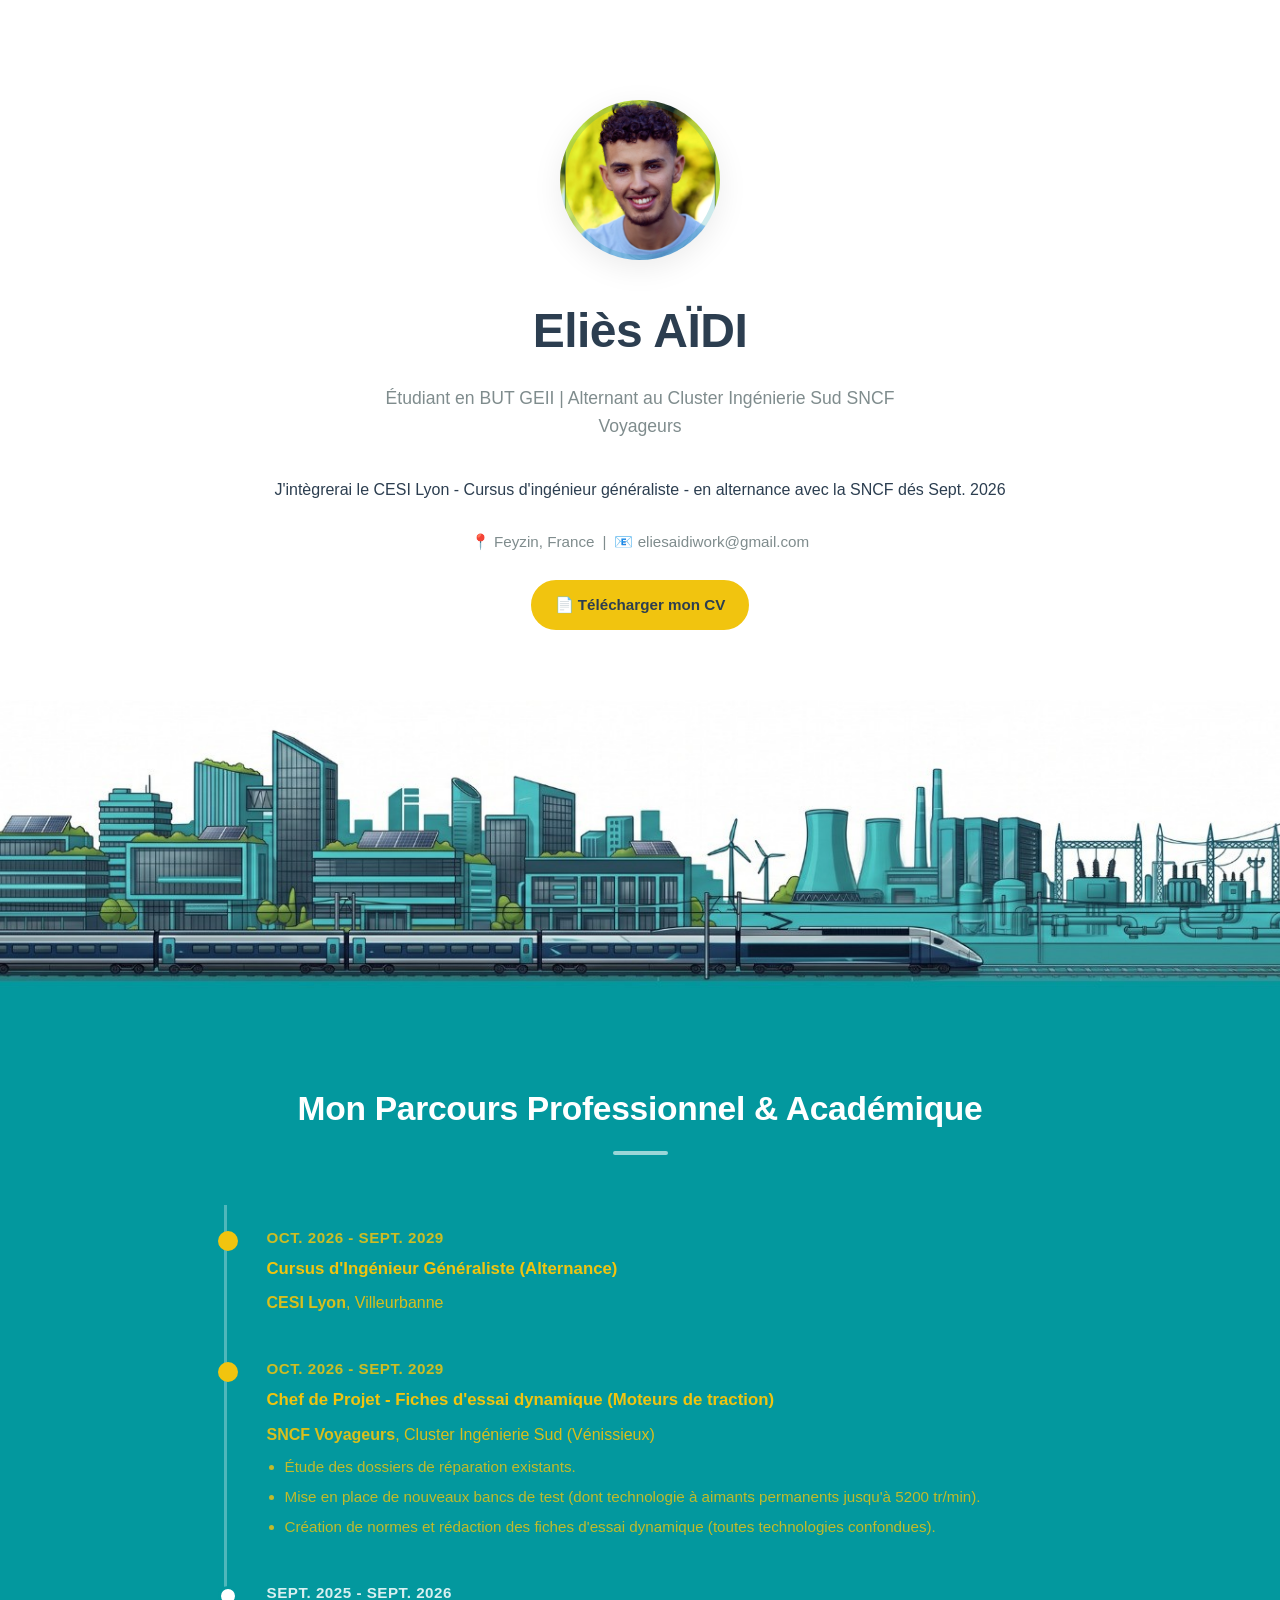
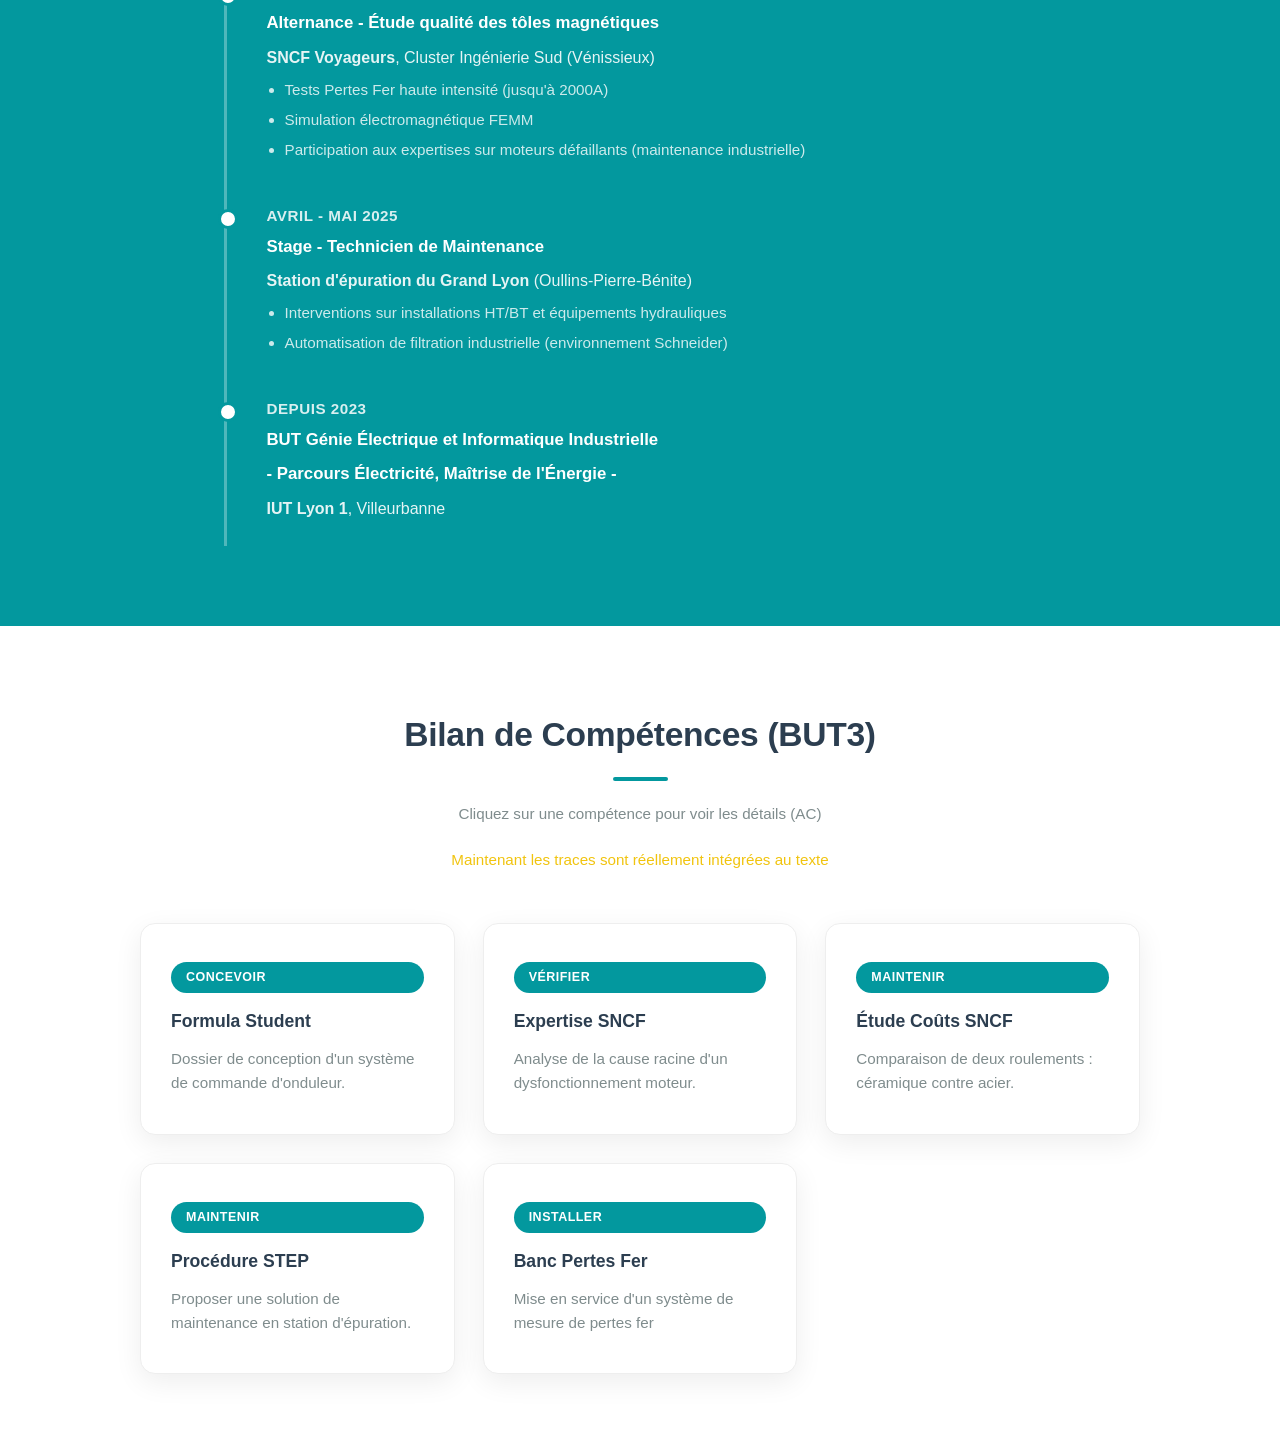
<file: index.html>
<!DOCTYPE html>
<html lang="fr">
<head>
    <meta charset="UTF-8">
    <meta name="viewport" content="width=device-width, initial-scale=1.0">
    <title>Portfolio - Eliès AÏDI</title>
    <link rel="stylesheet" href="style.css">
</head>
<body>

    <header class="accueil">
        <div class="container contenu-accueil">
            <div class="photo-profil"></div> 
            <h1>Eliès AÏDI</h1>
            <h2>Étudiant en BUT GEII | Alternant au Cluster Ingénierie Sud SNCF Voyageurs</h2>
            <p>J'intègrerai le CESI Lyon - Cursus d'ingénieur généraliste - en alternance avec la SNCF dés Sept. 2026</p>
            <div class="contact-rapide">
                <span>📍 Feyzin, France</span> | 
                <span>📧 eliesaidiwork@gmail.com</span>
            </div>
	    <div class="cv-download">
                <a href="CV_Elies_AIDI.pdf" target="_blank" download class="btn-cv">📄 Télécharger mon CV</a>
            </div> 
    </header>

    <div class="skyline-divider"></div>

    <section class="section-bleue">
        <div class="container">
            <h2 class="titre-section">Mon Parcours Professionnel & Académique</h2>
<div class="timeline">
                
		<!-- NOUVELLES AMÉLIORATIONS SURLIGNÉES EN JAUNE -->
                <div class="timeline-item nouveau-jaune">
                    <div class="date">Oct. 2026 - Sept. 2029</div>
                    <div class="content">
                        <h3>Cursus d'Ingénieur Généraliste (Alternance)</h3>
                        <p><strong>CESI Lyon</strong>, Villeurbanne</p>
                    </div>
                </div>

                <div class="timeline-item nouveau-jaune">
                    <div class="date">Oct. 2026 - Sept. 2029</div>
                    <div class="content">
                        <h3>Chef de Projet - Fiches d'essai dynamique (Moteurs de traction)</h3>
                        <p><strong>SNCF Voyageurs</strong>, Cluster Ingénierie Sud (Vénissieux)</p>
                        <ul>
                            <li>Étude des dossiers de réparation existants.</li>
                            <li>Mise en place de nouveaux bancs de test (dont technologie à aimants permanents jusqu'à 5200 tr/min).</li>
                            <li>Création de normes et rédaction des fiches d'essai dynamique (toutes technologies confondues).</li>
                        </ul>
                    </div>
                </div>
                <!-- FIN DES NOUVELLES AMÉLIORATIONS -->

                <div class="timeline-item">
                    <div class="date">Sept. 2025 - Sept. 2026</div>
                    <div class="content">
                        <h3>Alternance - Étude qualité des tôles magnétiques</h3>
                        <p><strong>SNCF Voyageurs</strong>, Cluster Ingénierie Sud (Vénissieux)</p>
                        <ul>
                            <li>Tests Pertes Fer haute intensité (jusqu'à 2000A)</li>
                            <li>Simulation électromagnétique FEMM</li>
                            <li>Participation aux expertises sur moteurs défaillants (maintenance industrielle)</li>
                        </ul>
                    </div>
                </div>

                <div class="timeline-item">
                    <div class="date">Avril - Mai 2025</div>
                    <div class="content">
                        <h3>Stage - Technicien de Maintenance</h3>
                        <p><strong>Station d'épuration du Grand Lyon</strong> (Oullins-Pierre-Bénite)</p>
                        <ul>
                            <li>Interventions sur installations HT/BT et équipements hydrauliques</li>
                            <li>Automatisation de filtration industrielle (environnement Schneider)</li>
                        </ul>
                    </div>
                </div>

<mark>
                <div class="timeline-item">
                    <div class="date">Depuis 2023</div>
                    <div class="content">
                        <h3>BUT Génie Électrique et Informatique Industrielle</h3> 
			            <h3>- Parcours Électricité, Maîtrise de l'Énergie -</h3>
                        <p><strong>IUT Lyon 1</strong>, Villeurbanne</p>
                    </div>
                </div>

            </div> <!-- FIN DE LA TIMELINE -->
        </div> <!-- FIN DU CONTAINER -->
    </section> <!-- FIN DE LA SECTION BLEUE (C'est ce qui séparera bien les deux couleurs) -->

    <section class="section-blanche">
        <div class="container">
            <h2 class="titre-section">Bilan de Compétences (BUT3)</h2>
            <p class="sous-titre">Cliquez sur une compétence pour voir les détails (AC)</p>
 	    <p class="sous-titre1">Maintenant les traces sont réellement intégrées au texte</p>

            
            <div class="grille-projets">
		        <a href="formula-student.html" style="text-decoration: none; color: inherit;">
                	<div class="carte-projet">
                    		<span class="badge">Concevoir</span>
                    		<h3>Formula Student</h3>
                    		<p>Dossier de conception d'un système de commande d'onduleur.</p>
                	</div>
		        </a>

		        <a href="verifier-sncf.html" style="text-decoration: none; color: inherit;">
                	<div class="carte-projet">
                    		<span class="badge">Vérifier</span>
                    		<h3>Expertise SNCF</h3>
                   		    <p>Analyse de la cause racine d'un dysfonctionnement moteur.</p>
                	</div>
		        </a>

		        <a href="maintenir-couts.html" style="text-decoration: none; color: inherit;">
                	<div class="carte-projet">
                    		<span class="badge">Maintenir</span>
                    		<h3>Étude Coûts SNCF</h3>
                    		<p>Comparaison de deux roulements :</p>
				<p>céramique contre acier.</p>
                    </div> <!-- La fermeture du bloc était mal placée ici -->
		        </a>

		        <a href="maintenir-step.html" style="text-decoration: none; color: inherit;">
                	<div class="carte-projet">
                    		<span class="badge">Maintenir</span>
                    		<h3>Procédure STEP</h3>
                    		<p>Proposer une solution de maintenance en station d'épuration.</p>
                	</div>
		        </a>

		        <a href="installer-sncf.html" style="text-decoration: none; color: inherit;">
                	<div class="carte-projet">
                    		<span class="badge">Installer</span>
                    		<h3>Banc Pertes Fer</h3>
                    		<p>Mise en service d'un système de mesure de pertes fer</p>
                	</div>
		        </a>
            </div>
        </div>
    </section>
</mark>

</body>
</html>
</file>
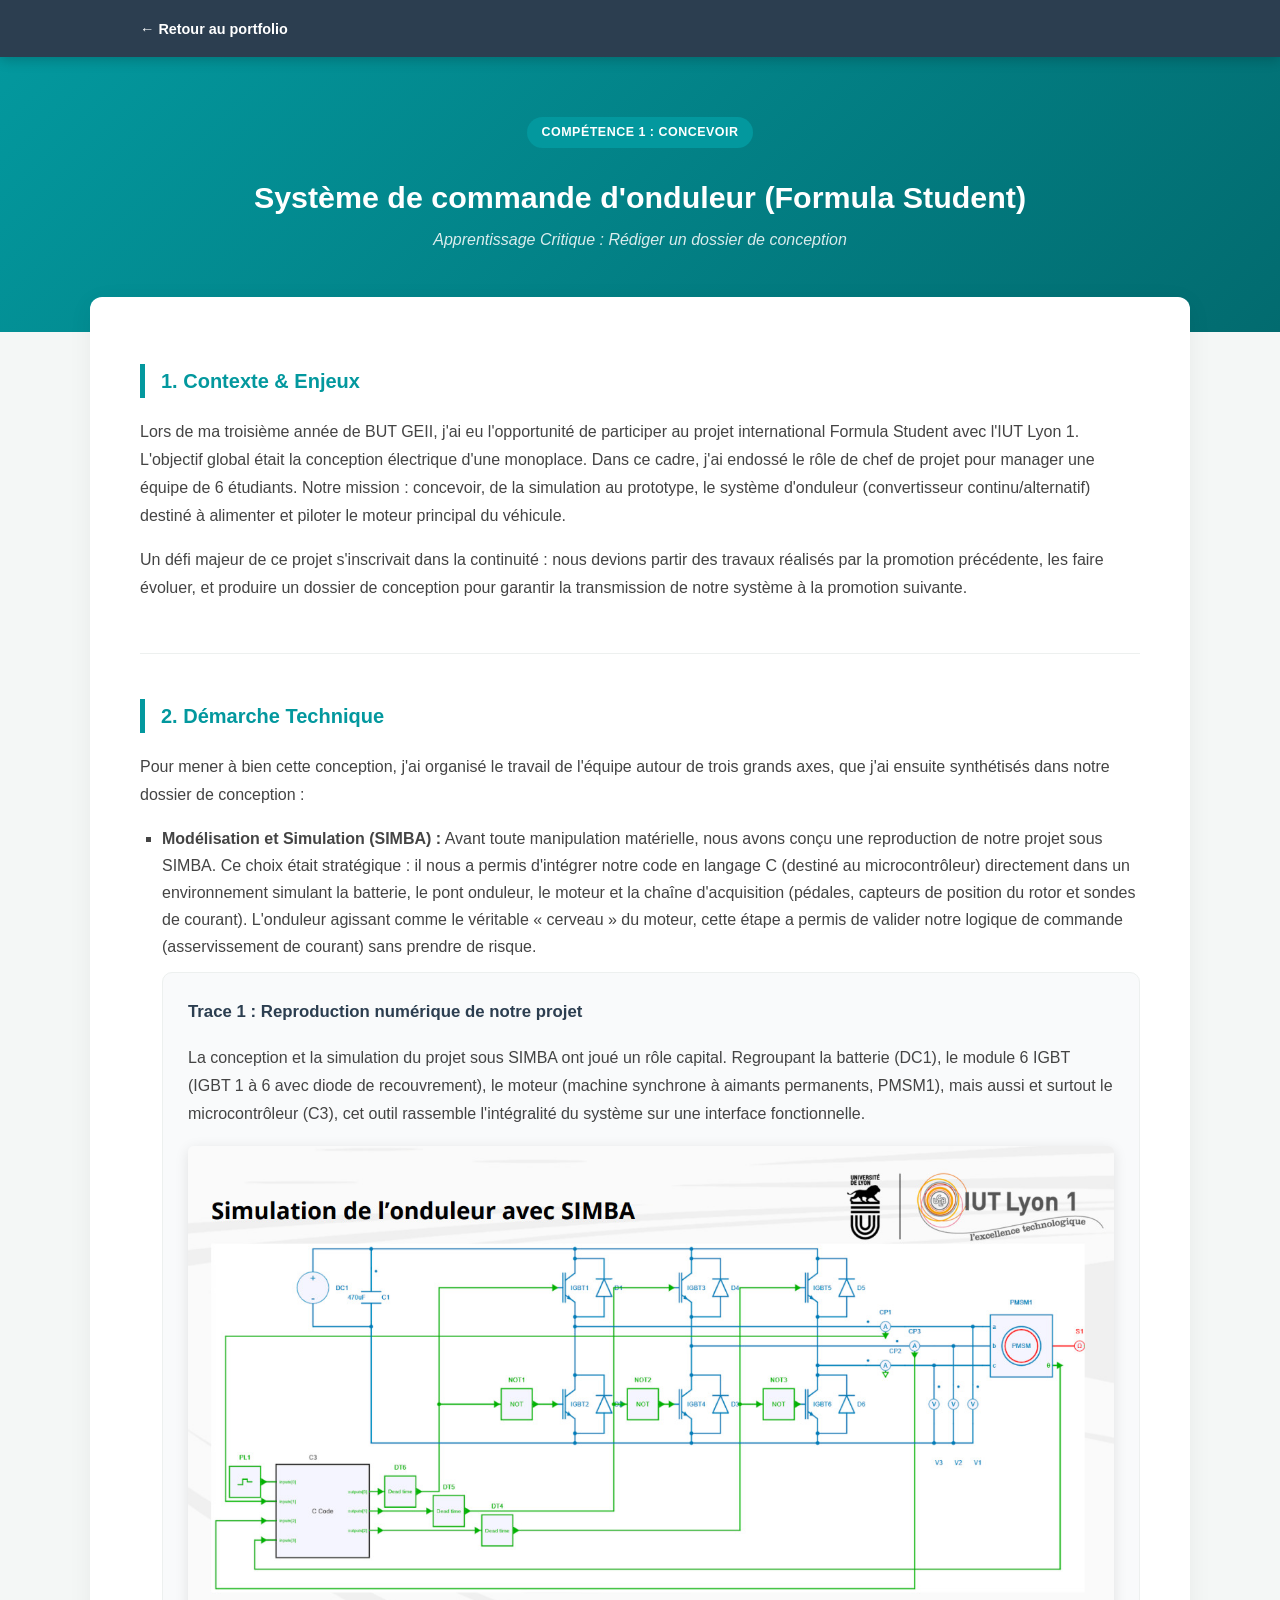
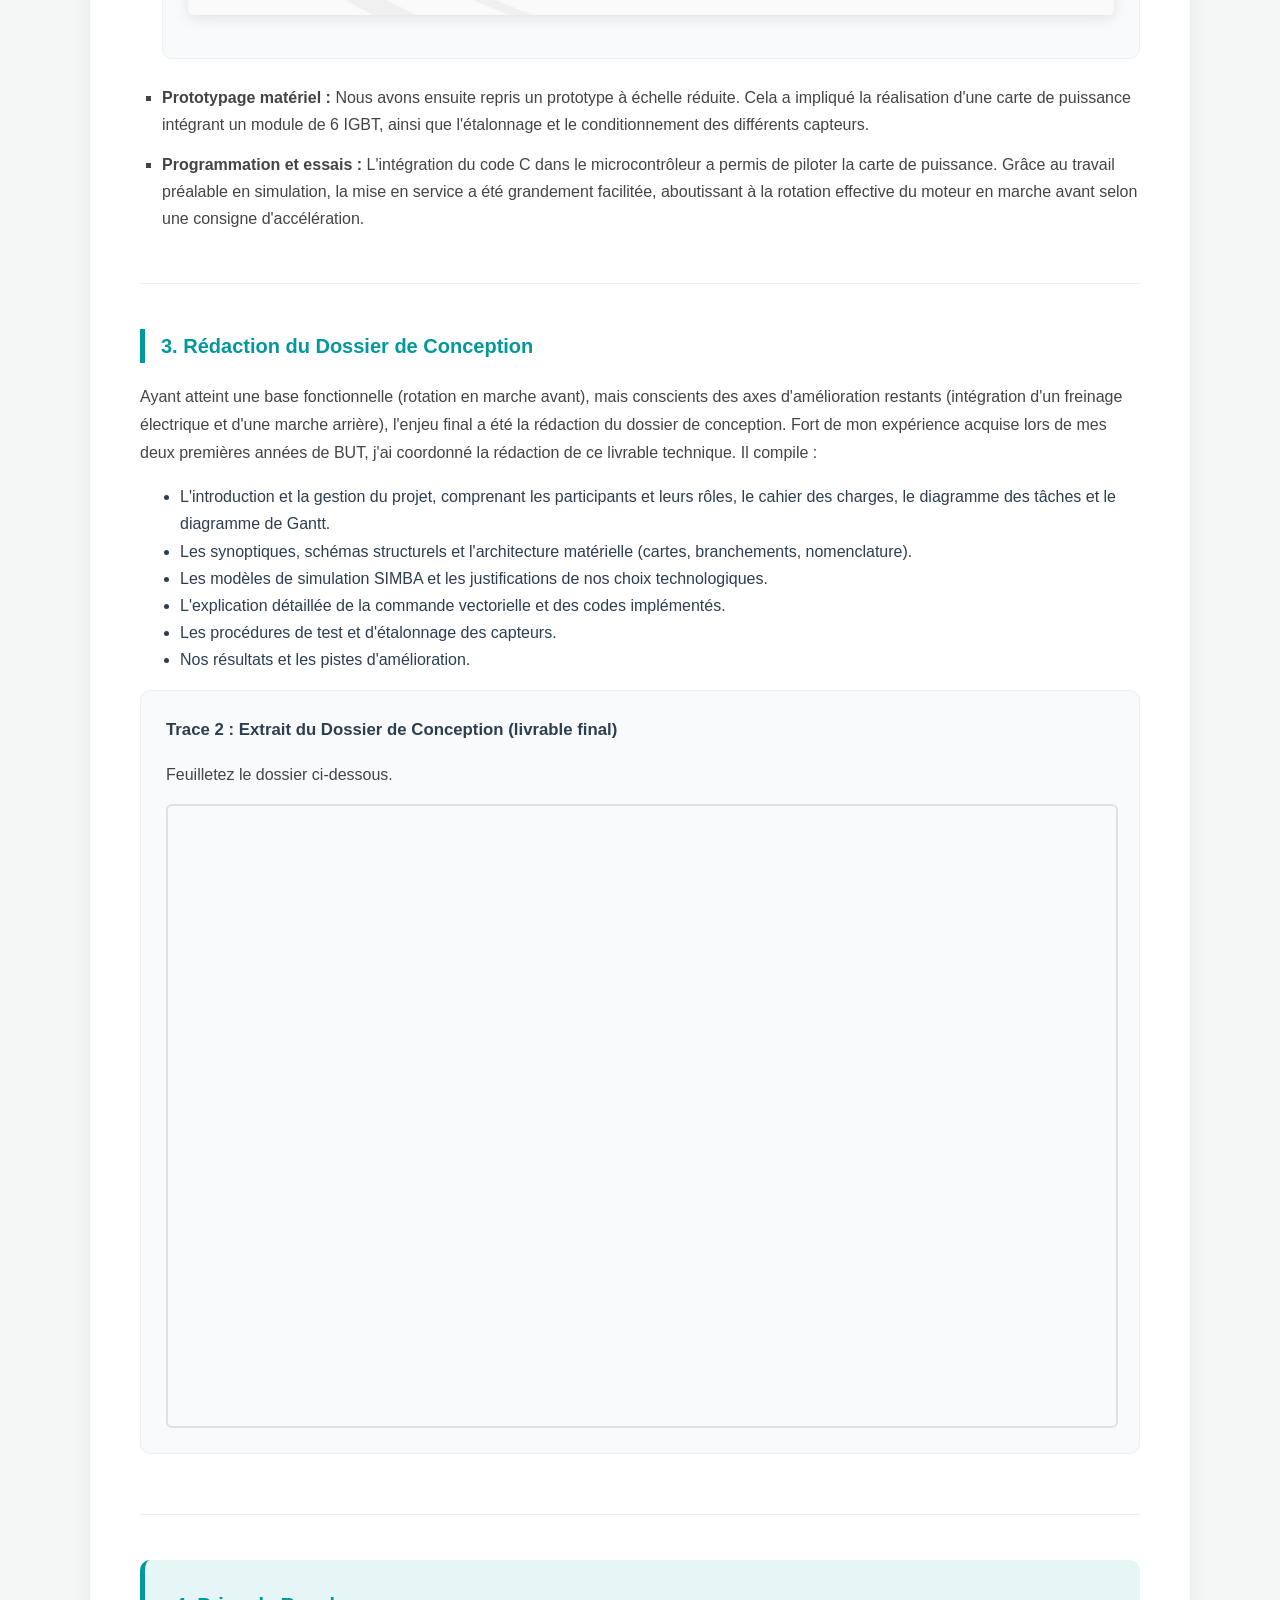
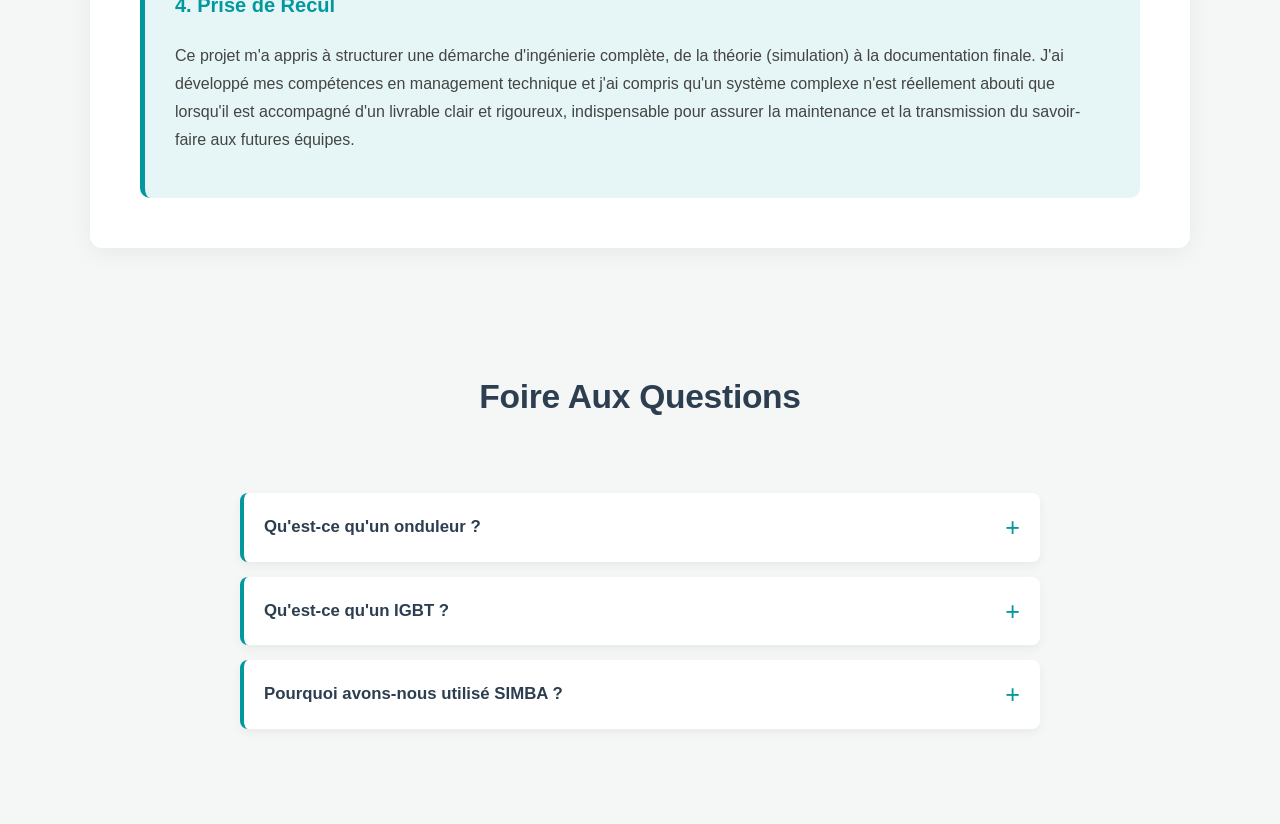
<file: formula-student.html>
<!DOCTYPE html>
<html lang="fr">
<head>
    <meta charset="UTF-8">
    <meta name="viewport" content="width=device-width, initial-scale=1.0">
    <title>Concevoir - Formula Student | Portfolio Eliès AÏDI</title>
    <link rel="stylesheet" href="style.css">
</head>
<body class="page-competence">

    <div class="navigation-top">
        <div class="container">
            <a href="index.html" class="btn-retour">← Retour au portfolio</a>
        </div>
    </div>

    <header class="header-competence">
        <div class="container">
            <span class="badge">Compétence 1 : Concevoir</span>
            <h1>Système de commande d'onduleur (Formula Student)</h1>
            <p class="ac-titre">Apprentissage Critique : Rédiger un dossier de conception</p>
        </div>
    </header>

    <div class="container contenu-cdtr">

        <section class="bloc-cdtr bloc-contexte">
            <h2>1. Contexte &amp; Enjeux</h2>
            <p>Lors de ma troisième année de BUT GEII, j'ai eu l'opportunité de participer au projet international Formula Student avec l'IUT Lyon 1. L'objectif global était la conception électrique d'une monoplace. Dans ce cadre, j'ai endossé le rôle de chef de projet pour manager une équipe de 6 étudiants. Notre mission : concevoir, de la simulation au prototype, le système d'onduleur (convertisseur continu/alternatif) destiné à alimenter et piloter le moteur principal du véhicule.</p>
            <p>Un défi majeur de ce projet s'inscrivait dans la continuité : nous devions partir des travaux réalisés par la promotion précédente, les faire évoluer, et produire un dossier de conception pour garantir la transmission de notre système à la promotion suivante.</p>
        </section>

        <section class="bloc-cdtr bloc-demarche">
            <h2>2. Démarche Technique</h2>
            <p>Pour mener à bien cette conception, j'ai organisé le travail de l'équipe autour de trois grands axes, que j'ai ensuite synthétisés dans notre dossier de conception :</p>
            <ul>
                <li><strong>Modélisation et Simulation (SIMBA) :</strong> Avant toute manipulation matérielle, nous avons conçu une reproduction de notre projet sous SIMBA. Ce choix était stratégique : il nous a permis d'intégrer notre code en langage C (destiné au microcontrôleur) directement dans un environnement simulant la batterie, le pont onduleur, le moteur et la chaîne d'acquisition (pédales, capteurs de position du rotor et sondes de courant). L'onduleur agissant comme le véritable « cerveau » du moteur, cette étape a permis de valider notre logique de commande (asservissement de courant) sans prendre de risque.</li>

 	   <div class="trace-item">
                <h3>Trace 1 : Reproduction numérique de notre projet</h3>
                <p>La conception et la simulation du projet sous SIMBA ont joué un rôle capital. Regroupant la batterie (DC1), le module 6 IGBT (IGBT 1 à 6 avec diode de recouvrement), le moteur (machine synchrone à aimants permanents, PMSM1), mais aussi et surtout le microcontrôleur (C3), cet outil rassemble l'intégralité du système sur une interface fonctionnelle.</p>
                <img src="simba.jpg" alt="Capture d'écran de la simulation SIMBA" class="image-trace">
            </div>

                <li><strong>Prototypage matériel :</strong> Nous avons ensuite repris un prototype à échelle réduite. Cela a impliqué la réalisation d'une carte de puissance intégrant un module de 6 IGBT, ainsi que l'étalonnage et le conditionnement des différents capteurs.</li>
                <li><strong>Programmation et essais :</strong> L'intégration du code C dans le microcontrôleur a permis de piloter la carte de puissance. Grâce au travail préalable en simulation, la mise en service a été grandement facilitée, aboutissant à la rotation effective du moteur en marche avant selon une consigne d'accélération.</li>
            </ul>
        </section>

        <section class="bloc-cdtr bloc-aboutissement">
            <h2>3. Rédaction du Dossier de Conception</h2>
            <p>Ayant atteint une base fonctionnelle (rotation en marche avant), mais conscients des axes d'amélioration restants (intégration d'un freinage électrique et d'une marche arrière), l'enjeu final a été la rédaction du dossier de conception. Fort de mon expérience acquise lors de mes deux premières années de BUT, j'ai coordonné la rédaction de ce livrable technique. Il compile :</p>
            <ul>
                <li>L'introduction et la gestion du projet, comprenant les participants et leurs rôles, le cahier des charges, le diagramme des tâches et le diagramme de Gantt.</li>
                <li>Les synoptiques, schémas structurels et l'architecture matérielle (cartes, branchements, nomenclature).</li>
                <li>Les modèles de simulation SIMBA et les justifications de nos choix technologiques.</li>
                <li>L'explication détaillée de la commande vectorielle et des codes implémentés.</li>
                <li>Les procédures de test et d'étalonnage des capteurs.</li>
                <li>Nos résultats et les pistes d'amélioration.</li>
            </ul>          

            <div class="trace-item">
                <h3>Trace 2 : Extrait du Dossier de Conception (livrable final)</h3>
                <p>Feuilletez le dossier ci-dessous.</p>
                <iframe src="dossier_conception.pdf" class="lecteur-pdf" title="Dossier de conception Formula Student"></iframe>
            </div>
        </section>

        <section class="bloc-cdtr bloc-recul">
            <h2>4. Prise de Recul</h2>
            <p>Ce projet m'a appris à structurer une démarche d'ingénierie complète, de la théorie (simulation) à la documentation finale. J'ai développé mes compétences en management technique et j'ai compris qu'un système complexe n'est réellement abouti que lorsqu'il est accompagné d'un livrable clair et rigoureux, indispensable pour assurer la maintenance et la transmission du savoir-faire aux futures équipes.</p>
        </section>

    </div>

</body>
  <section class="section-faq">
        <div class="container">
            <h2 class="titre-section">Foire Aux Questions</h2>
            
            <div class="faq-conteneur">
                
                <details class="faq-item">
                    <summary>Qu'est-ce qu'un onduleur ?</summary>
                    <div class="faq-reponse">
                        <p>Un onduleur est une technologie très utilisée dans le secteur de la mobilité, mais pas seulement : c'est un convertisseur de puissance transformant une alimentation continue en triphasée alternative. Ainsi, il permet par exemple d'alimenter un moteur à courant alternatif depuis une batterie. </p>
                    </div>
                </details>

                <details class="faq-item">
                    <summary>Qu'est-ce qu'un IGBT ?</summary>
                    <div class="faq-reponse">
                        <p>Insulated Gate Bipolar Transistor : en électronique de puissance, c'est un semi-conducteur idéal pour les systèmes à haute puissance, il a la fonction d'un interrupteur commandé. </p>
                    </div>
                </details>
</details>

                <details class="faq-item">
                    <summary>Pourquoi avons-nous utilisé SIMBA ?</summary>
                    <div class="faq-reponse">
                        <p>Il est vrai que nous aurions aussi pu utiliser Matlab avec Simulink, logiciel auquel nous sommes formés. Mais SIMBA était un choix à la fois pertinent car il nous a permis de simuler notre projet efficacement, mais aussi stratégique car nous étudions ce logiciel en classe d'électronique de puissance au même moment.</p>
                    </div>
                </details>
            </div>
        </div>
    </section>
</html>
</file>
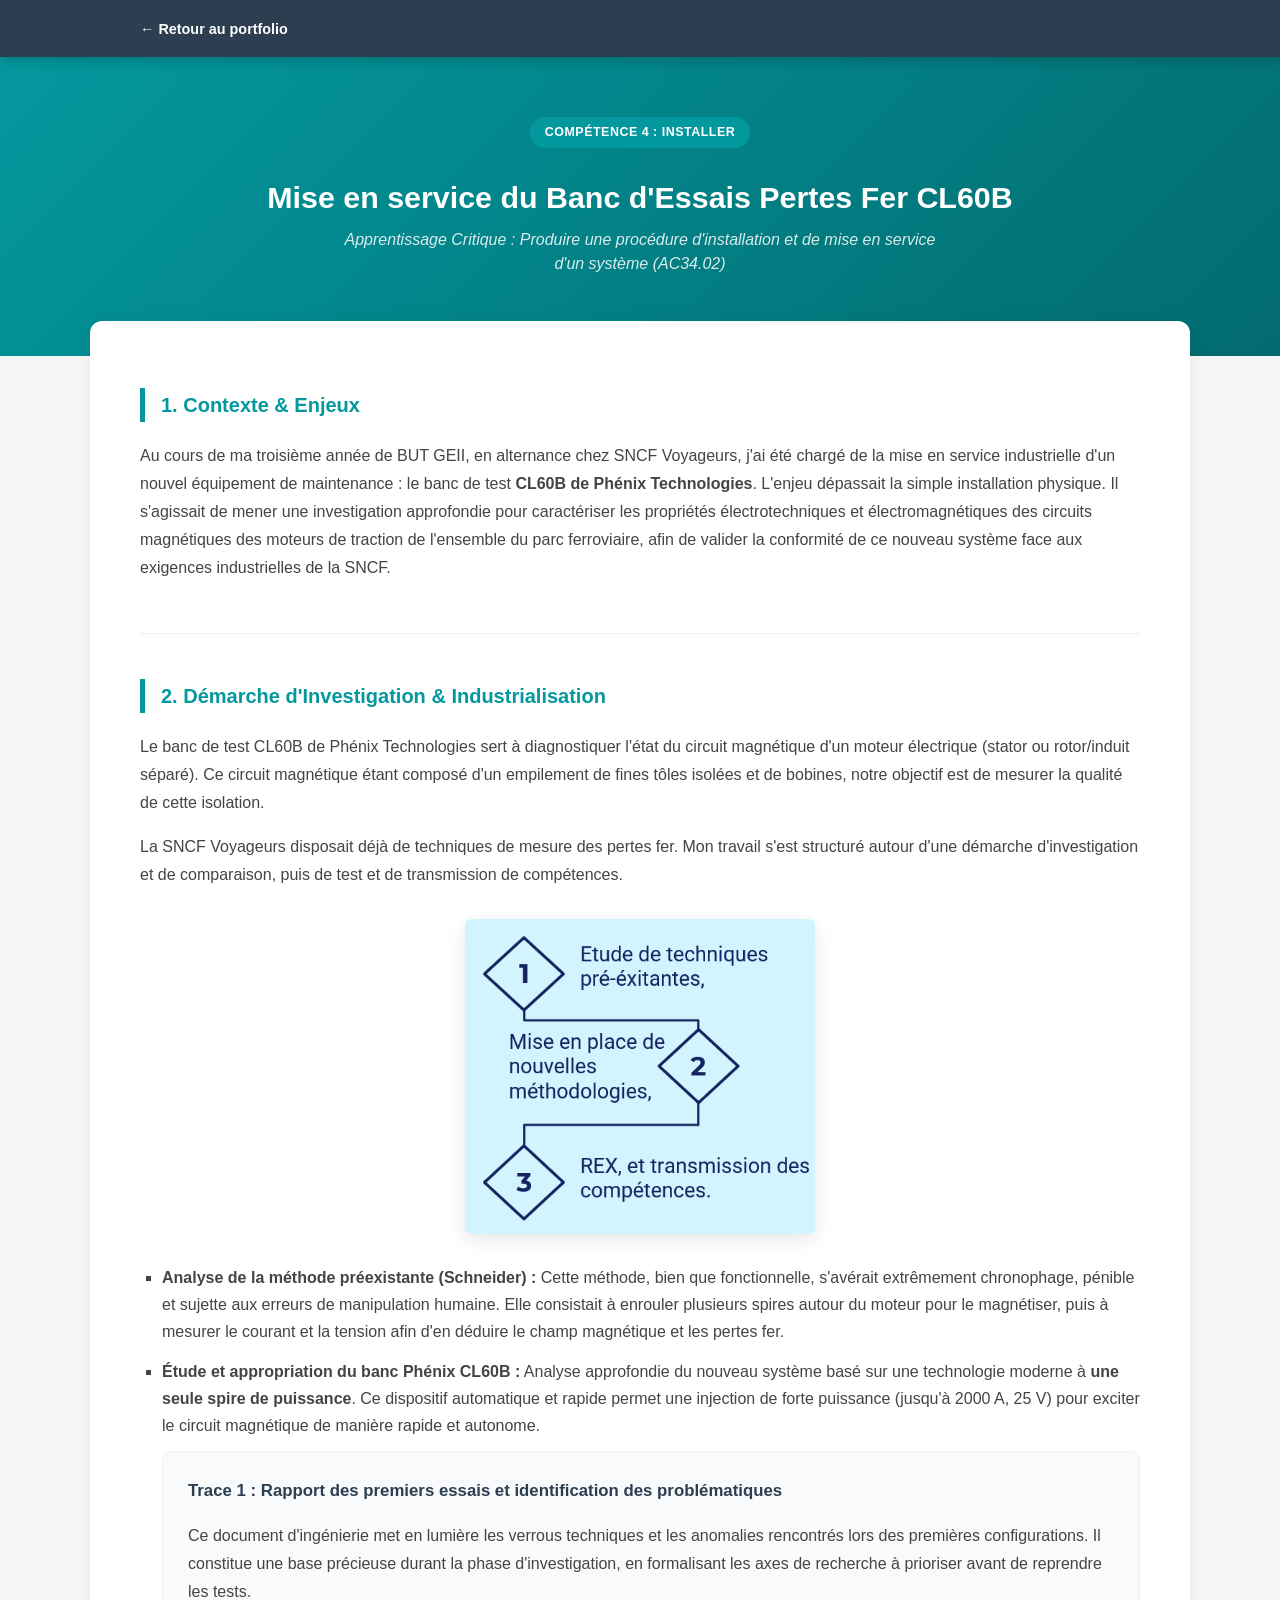
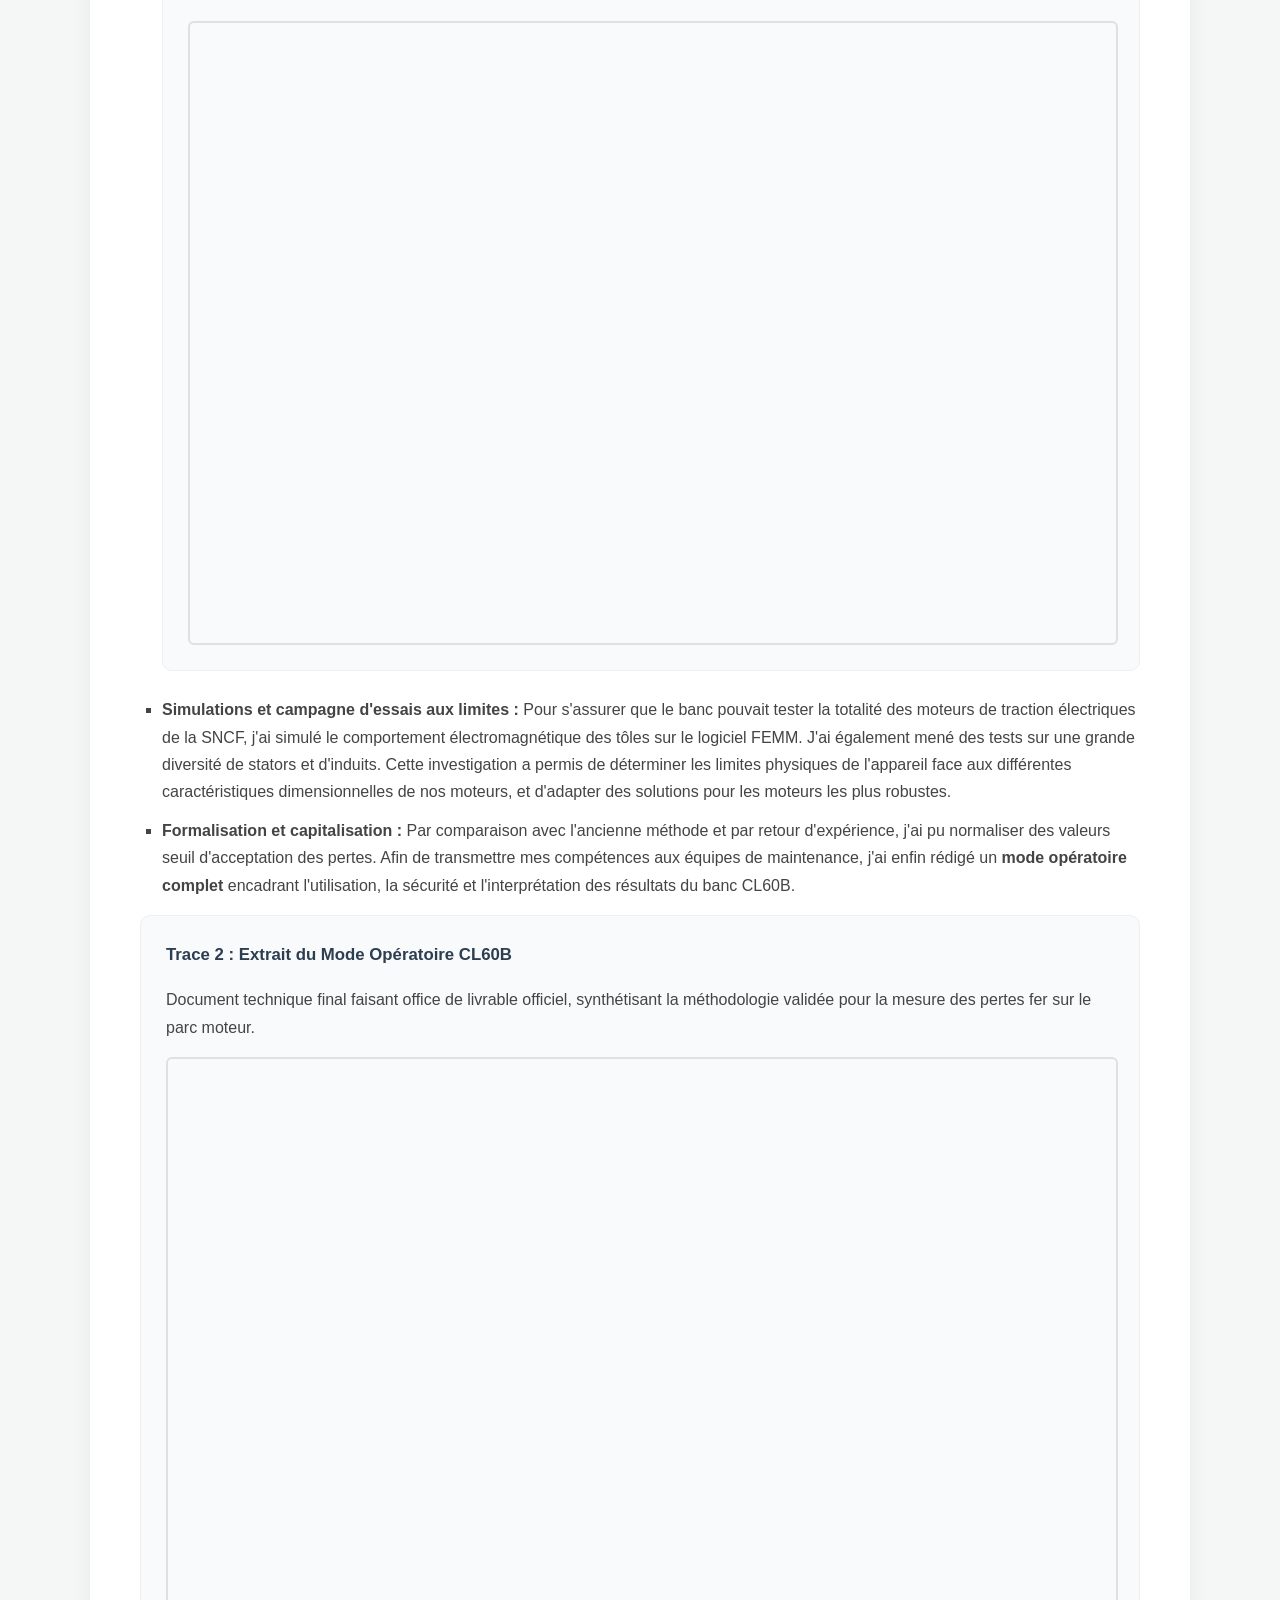
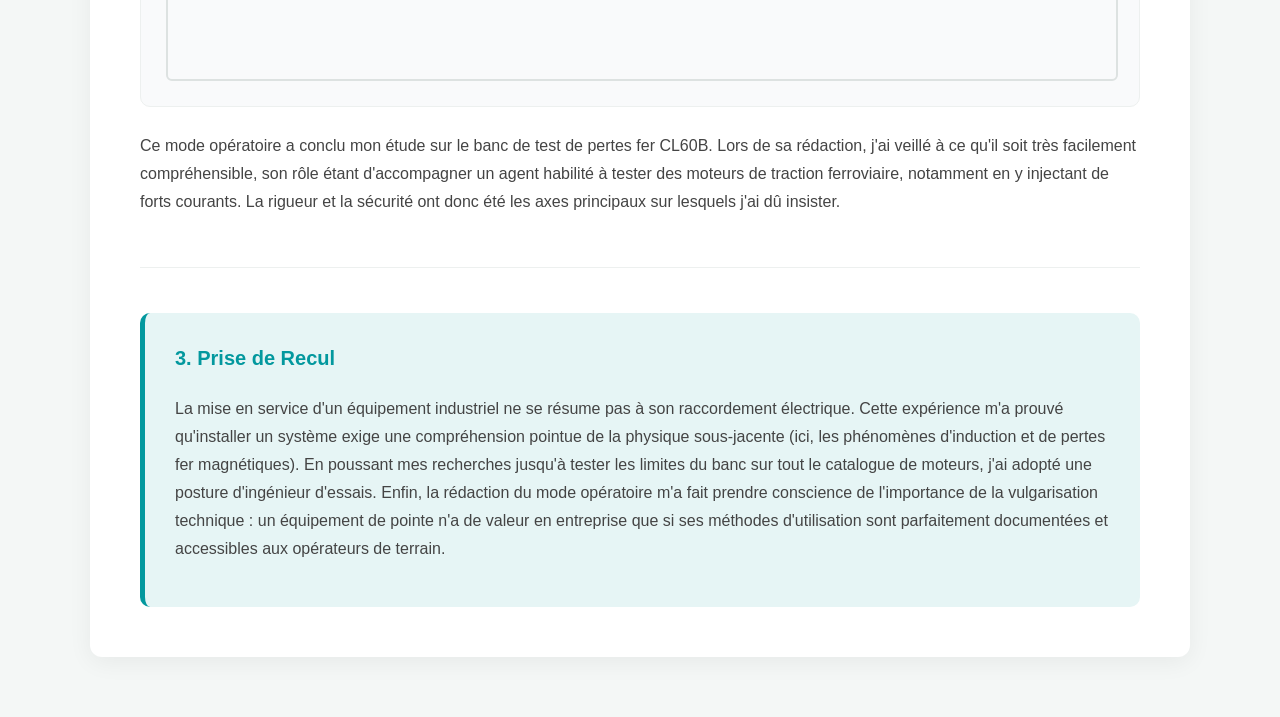
<file: installer-sncf.html>
<!DOCTYPE html>
<html lang="fr">
<head>
    <meta charset="UTF-8">
    <meta name="viewport" content="width=device-width, initial-scale=1.0">
    <title>Installer - Banc Pertes Fer SNCF | Portfolio Eliès AÏDI</title>
    <link rel="stylesheet" href="style.css">
</head>
<body class="page-competence">

    <div class="navigation-top">
        <div class="container">
            <a href="index.html" class="btn-retour">← Retour au portfolio</a>
        </div>
    </div>

    <header class="header-competence">
        <div class="container">
            <span class="badge">Compétence 4 : Installer</span>
            <h1>Mise en service du Banc d'Essais Pertes Fer CL60B</h1>
            <p class="ac-titre">Apprentissage Critique : Produire une procédure d'installation et de mise en service d'un système (AC34.02)</p>
        </div>
    </header>

    <div class="container contenu-cdtr">

        <section class="bloc-cdtr bloc-contexte">
            <h2>1. Contexte &amp; Enjeux</h2>
            <p>Au cours de ma troisième année de BUT GEII, en alternance chez SNCF Voyageurs, j'ai été chargé de la mise en service industrielle d'un nouvel équipement de maintenance : le banc de test <strong>CL60B de Phénix Technologies</strong>. L'enjeu dépassait la simple installation physique. Il s'agissait de mener une investigation approfondie pour caractériser les propriétés électrotechniques et électromagnétiques des circuits magnétiques des moteurs de traction de l'ensemble du parc ferroviaire, afin de valider la conformité de ce nouveau système face aux exigences industrielles de la SNCF.</p>
        </section>

        <section class="bloc-cdtr bloc-demarche">
            <h2>2. Démarche d'Investigation &amp; Industrialisation</h2>
            <p>Le banc de test CL60B de Phénix Technologies sert à diagnostiquer l'état du circuit magnétique d'un moteur électrique (stator ou rotor/induit séparé). Ce circuit magnétique étant composé d'un empilement de fines tôles isolées et de bobines, notre objectif est de mesurer la qualité de cette isolation.</p>
            <p>La SNCF Voyageurs disposait déjà de techniques de mesure des pertes fer. Mon travail s'est structuré autour d'une démarche d'investigation et de comparaison, puis de test et de transmission de compétences.</p>

            <img src="Etudier-Agir-transmettre.png" alt="Schéma Étudier – Agir – Transmettre" class="image-contexte-inline">

            <ul>
                <li><strong>Analyse de la méthode préexistante (Schneider) :</strong> Cette méthode, bien que fonctionnelle, s'avérait extrêmement chronophage, pénible et sujette aux erreurs de manipulation humaine. Elle consistait à enrouler plusieurs spires autour du moteur pour le magnétiser, puis à mesurer le courant et la tension afin d'en déduire le champ magnétique et les pertes fer.</li>
                <li><strong>Étude et appropriation du banc Phénix CL60B :</strong> Analyse approfondie du nouveau système basé sur une technologie moderne à <strong>une seule spire de puissance</strong>. Ce dispositif automatique et rapide permet une injection de forte puissance (jusqu'à 2000 A, 25 V) pour exciter le circuit magnétique de manière rapide et autonome.</li>
            <div class="trace-item">
                <h3>Trace 1 : Rapport des premiers essais et identification des problématiques</h3>
                <p>Ce document d'ingénierie met en lumière les verrous techniques et les anomalies rencontrés lors des premières configurations. Il constitue une base précieuse durant la phase d'investigation, en formalisant les axes de recherche à prioriser avant de reprendre les tests.</p>
                <iframe src="PremiersEssaisPhénix.pdf" class="lecteur-pdf" title="Rapport Premiers Essais Phénix"></iframe>
            </div>
                <li><strong>Simulations et campagne d'essais aux limites :</strong> Pour s'assurer que le banc pouvait tester la totalité des moteurs de traction électriques de la SNCF, j'ai simulé le comportement électromagnétique des tôles sur le logiciel FEMM. J'ai également mené des tests sur une grande diversité de stators et d'induits. Cette investigation a permis de déterminer les limites physiques de l'appareil face aux différentes caractéristiques dimensionnelles de nos moteurs, et d'adapter des solutions pour les moteurs les plus robustes.</li>
                <li><strong>Formalisation et capitalisation :</strong> Par comparaison avec l'ancienne méthode et par retour d'expérience, j'ai pu normaliser des valeurs seuil d'acceptation des pertes. Afin de transmettre mes compétences aux équipes de maintenance, j'ai enfin rédigé un <strong>mode opératoire complet</strong> encadrant l'utilisation, la sécurité et l'interprétation des résultats du banc CL60B.</li>
            </ul>
            <div class="trace-item">
                <h3>Trace 2 : Extrait du Mode Opératoire CL60B</h3>
                <p>Document technique final faisant office de livrable officiel, synthétisant la méthodologie validée pour la mesure des pertes fer sur le parc moteur.</p>
                <iframe src="Mode_operatoire_CL60B.pdf" class="lecteur-pdf" title="Mode opératoire Phénix CL60B"></iframe>
            </div>
            <p>Ce mode opératoire a conclu mon étude sur le banc de test de pertes fer CL60B. Lors de sa rédaction, j'ai veillé à ce qu'il soit très facilement compréhensible, son rôle étant d'accompagner un agent habilité à tester des moteurs de traction ferroviaire, notamment en y injectant de forts courants. La rigueur et la sécurité ont donc été les axes principaux sur lesquels j'ai dû insister.</p>

        </section>

        <section class="bloc-cdtr bloc-recul">
            <h2>3. Prise de Recul</h2>
            <p>La mise en service d'un équipement industriel ne se résume pas à son raccordement électrique. Cette expérience m'a prouvé qu'installer un système exige une compréhension pointue de la physique sous-jacente (ici, les phénomènes d'induction et de pertes fer magnétiques). En poussant mes recherches jusqu'à tester les limites du banc sur tout le catalogue de moteurs, j'ai adopté une posture d'ingénieur d'essais. Enfin, la rédaction du mode opératoire m'a fait prendre conscience de l'importance de la vulgarisation technique : un équipement de pointe n'a de valeur en entreprise que si ses méthodes d'utilisation sont parfaitement documentées et accessibles aux opérateurs de terrain.</p>
        </section>

    </div>

</body>
</html>
</file>
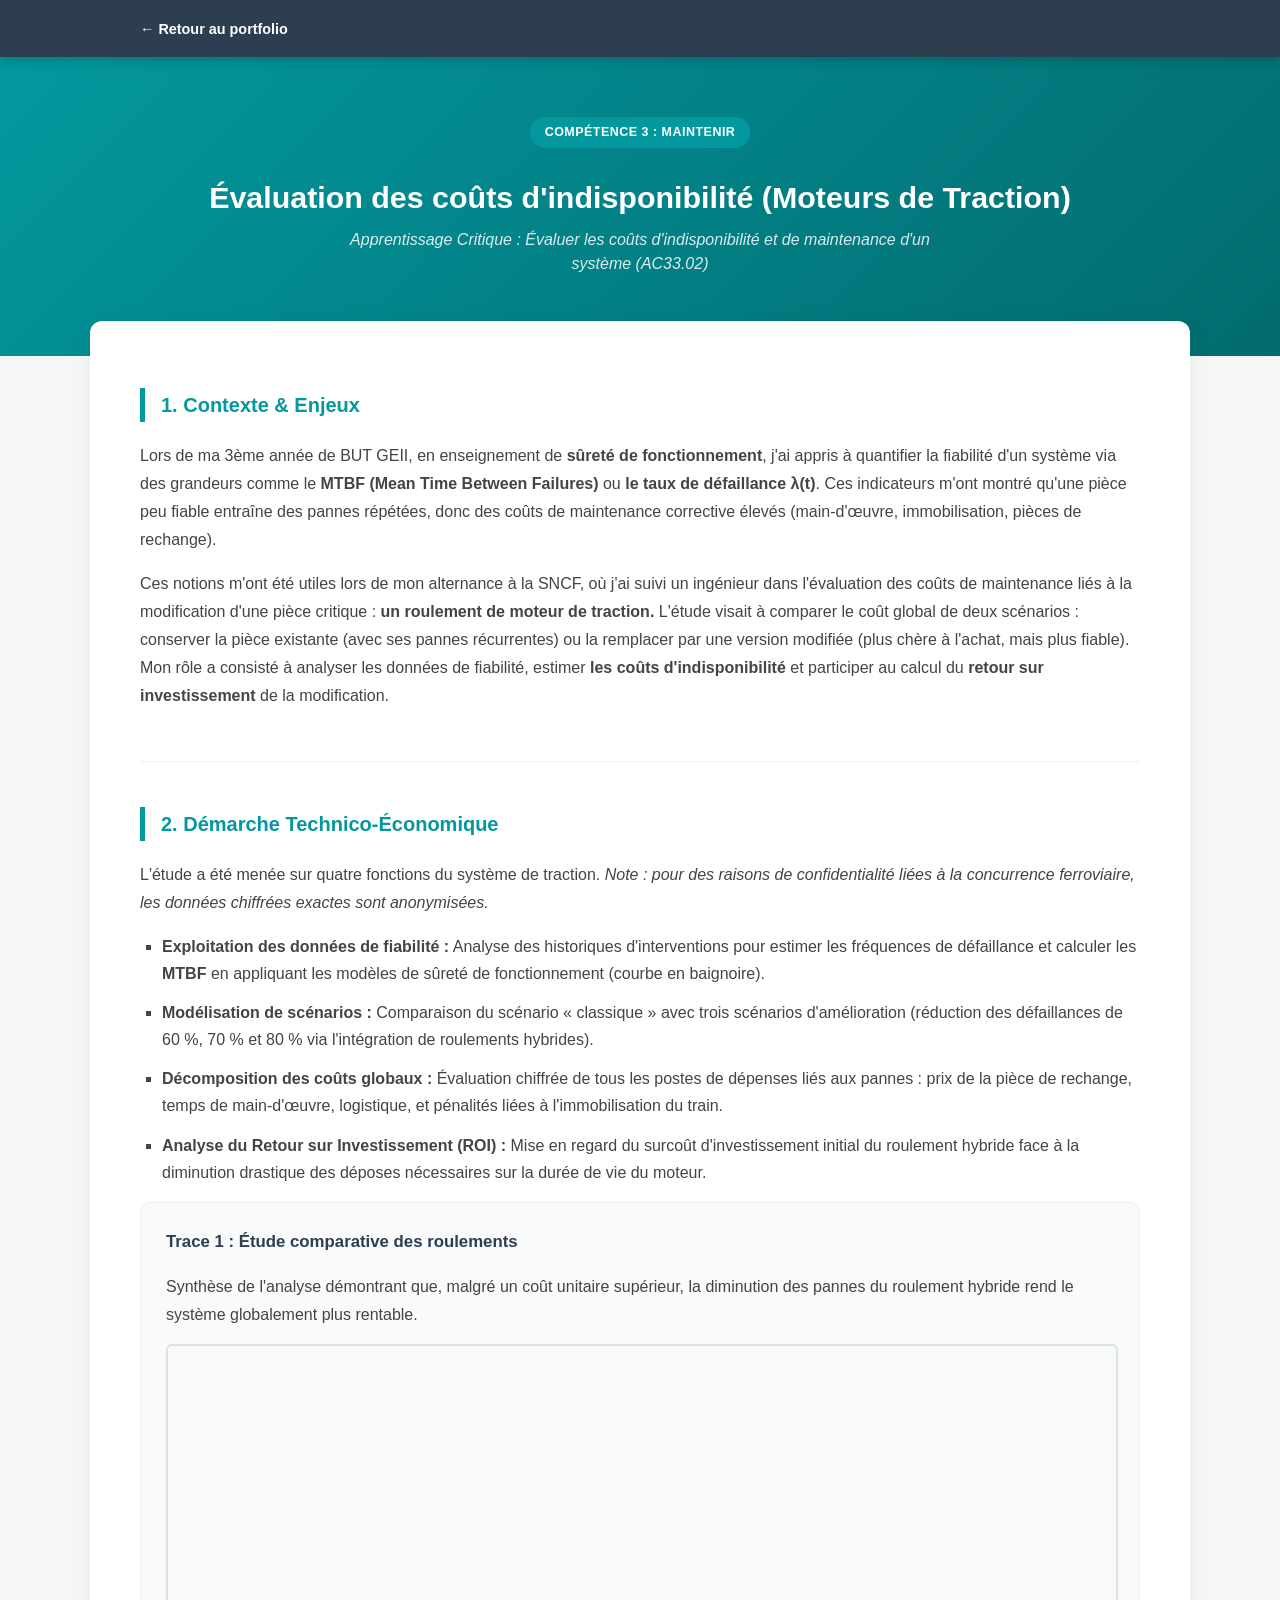
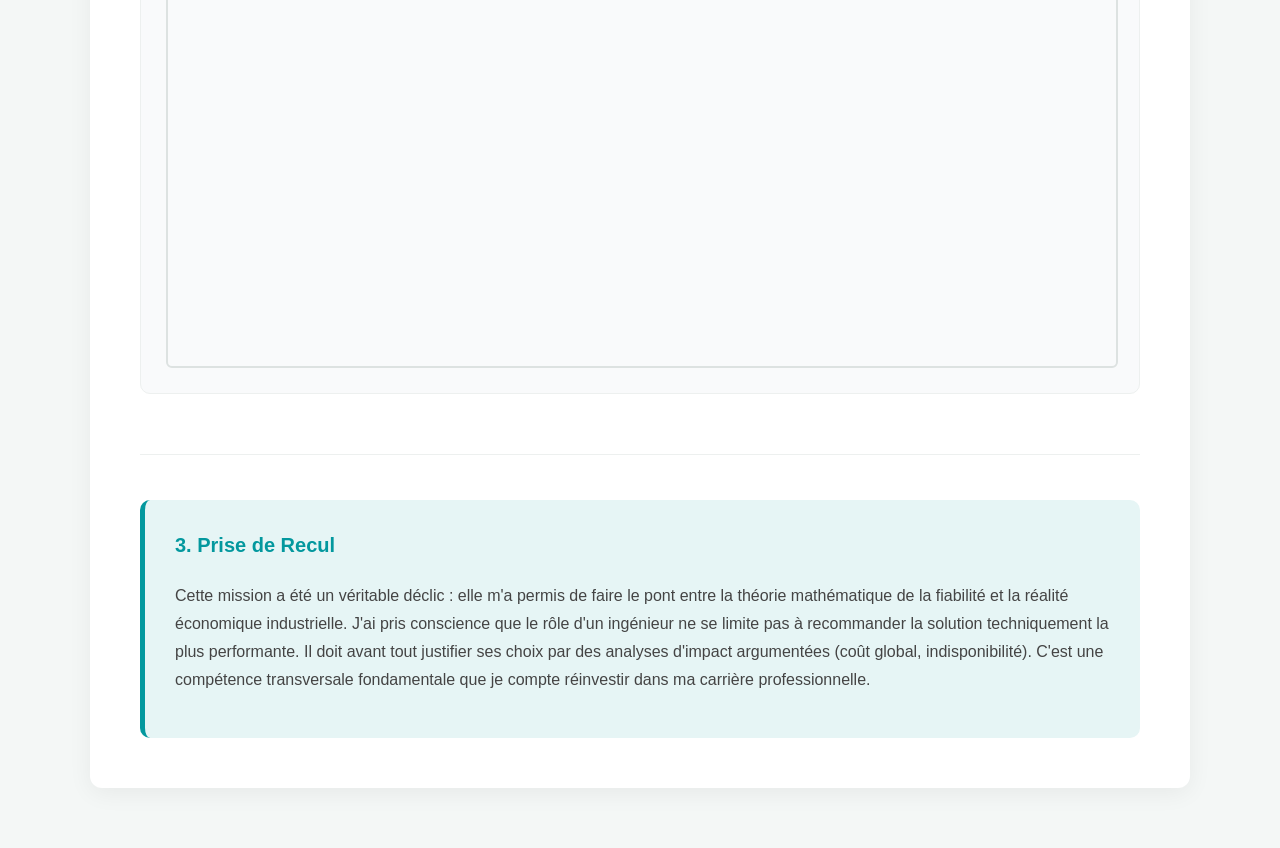
<file: maintenir-couts.html>
<!DOCTYPE html>
<html lang="fr">
<head>
    <meta charset="UTF-8">
    <meta name="viewport" content="width=device-width, initial-scale=1.0">
    <title>Maintenir - Étude des coûts SNCF | Portfolio Eliès AÏDI</title>
    <link rel="stylesheet" href="style.css">
</head>
<body class="page-competence">

    <div class="navigation-top">
        <div class="container">
            <a href="index.html" class="btn-retour">← Retour au portfolio</a>
        </div>
    </div>

    <header class="header-competence">
        <div class="container">
            <span class="badge">Compétence 3 : Maintenir</span>
            <h1>Évaluation des coûts d'indisponibilité (Moteurs de Traction)</h1>
            <p class="ac-titre">Apprentissage Critique : Évaluer les coûts d'indisponibilité et de maintenance d'un système (AC33.02)</p>
        </div>
    </header>

    <div class="container contenu-cdtr">

        <section class="bloc-cdtr bloc-contexte">
            <h2>1. Contexte &amp; Enjeux</h2>
            <p>Lors de ma 3ème année de BUT GEII, en enseignement de <strong>sûreté de fonctionnement</strong>, j'ai appris à quantifier la fiabilité d'un système via des grandeurs comme le <strong>MTBF (Mean Time Between Failures)</strong> ou <strong>le taux de défaillance λ(t)</strong>. Ces indicateurs m'ont montré qu'une pièce peu fiable entraîne des pannes répétées, donc des coûts de maintenance corrective élevés (main-d'œuvre, immobilisation, pièces de rechange).</p>
            <p>Ces notions m'ont été utiles lors de mon alternance à la SNCF, où j'ai suivi un ingénieur dans l'évaluation des coûts de maintenance liés à la modification d'une pièce critique : <strong>un roulement de moteur de traction.</strong> L'étude visait à comparer le coût global de deux scénarios : conserver la pièce existante (avec ses pannes récurrentes) ou la remplacer par une version modifiée (plus chère à l'achat, mais plus fiable). Mon rôle a consisté à analyser les données de fiabilité, estimer <strong>les coûts d'indisponibilité</strong> et participer au calcul du <strong>retour sur investissement</strong> de la modification.</p>
        </section>

        <section class="bloc-cdtr bloc-demarche">
            <h2>2. Démarche Technico-Économique</h2>
            <p>L'étude a été menée sur quatre fonctions du système de traction. <em>Note : pour des raisons de confidentialité liées à la concurrence ferroviaire, les données chiffrées exactes sont anonymisées.</em></p>
            <ul>
                <li><strong>Exploitation des données de fiabilité :</strong> Analyse des historiques d'interventions pour estimer les fréquences de défaillance et calculer les <strong>MTBF</strong> en appliquant les modèles de sûreté de fonctionnement (courbe en baignoire).</li>
                <li><strong>Modélisation de scénarios :</strong> Comparaison du scénario « classique » avec trois scénarios d'amélioration (réduction des défaillances de 60 %, 70 % et 80 % via l'intégration de roulements hybrides).</li>
                <li><strong>Décomposition des coûts globaux :</strong> Évaluation chiffrée de tous les postes de dépenses liés aux pannes : prix de la pièce de rechange, temps de main-d'œuvre, logistique, et pénalités liées à l'immobilisation du train.</li>
                <li><strong>Analyse du Retour sur Investissement (ROI) :</strong> Mise en regard du surcoût d'investissement initial du roulement hybride face à la diminution drastique des déposes nécessaires sur la durée de vie du moteur.</li>
            </ul>


            <div class="trace-item">
                <h3>Trace 1 : Étude comparative des roulements</h3>
                <p>Synthèse de l'analyse démontrant que, malgré un coût unitaire supérieur, la diminution des pannes du roulement hybride rend le système globalement plus rentable.</p>
                <iframe src="Etude_comparative_roulements.pdf" class="lecteur-pdf" title="Étude comparative des coûts de maintenance"></iframe>
            </div>
        </section>

        <section class="bloc-cdtr bloc-recul">
            <h2>3. Prise de Recul</h2>
            <p>Cette mission a été un véritable déclic : elle m'a permis de faire le pont entre la théorie mathématique de la fiabilité et la réalité économique industrielle. J'ai pris conscience que le rôle d'un ingénieur ne se limite pas à recommander la solution techniquement la plus performante. Il doit avant tout justifier ses choix par des analyses d'impact argumentées (coût global, indisponibilité). C'est une compétence transversale fondamentale que je compte réinvestir dans ma carrière professionnelle.</p>
        </section>

    </div>

</body>
</html>
</file>
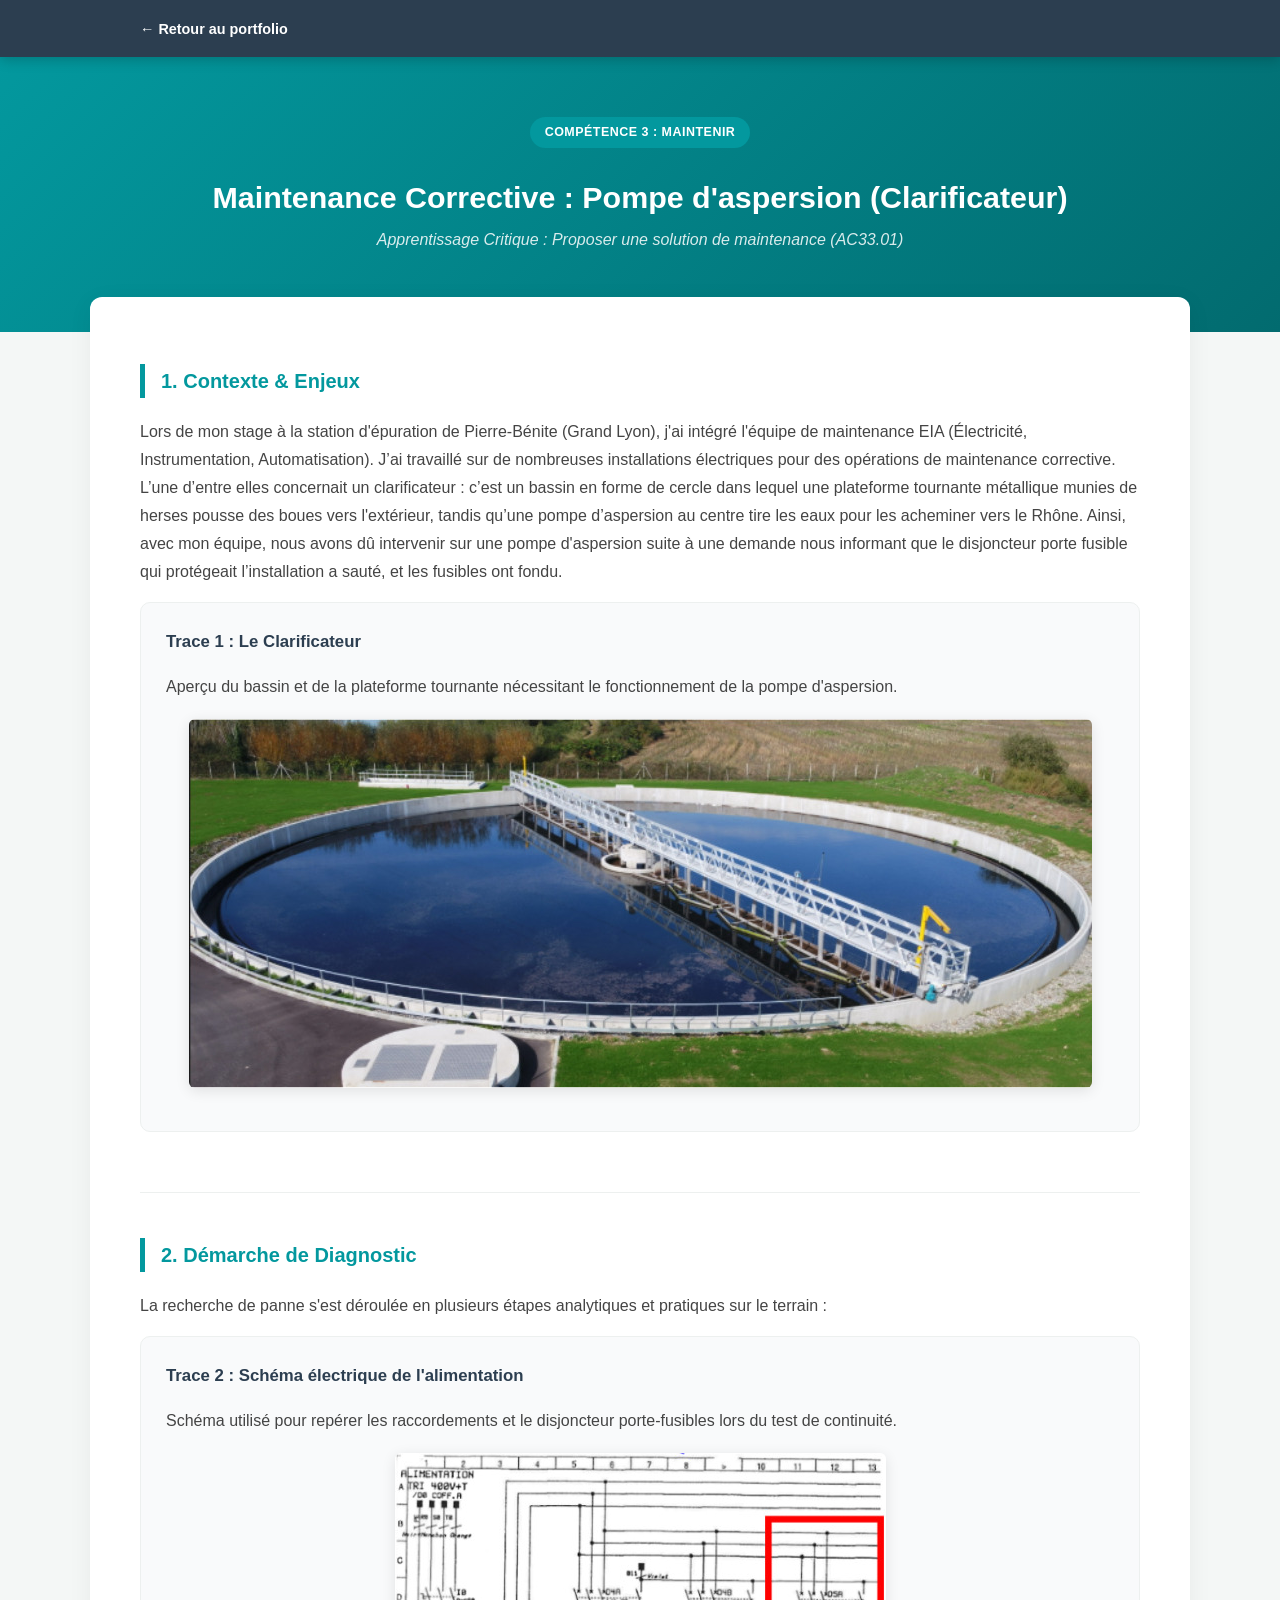
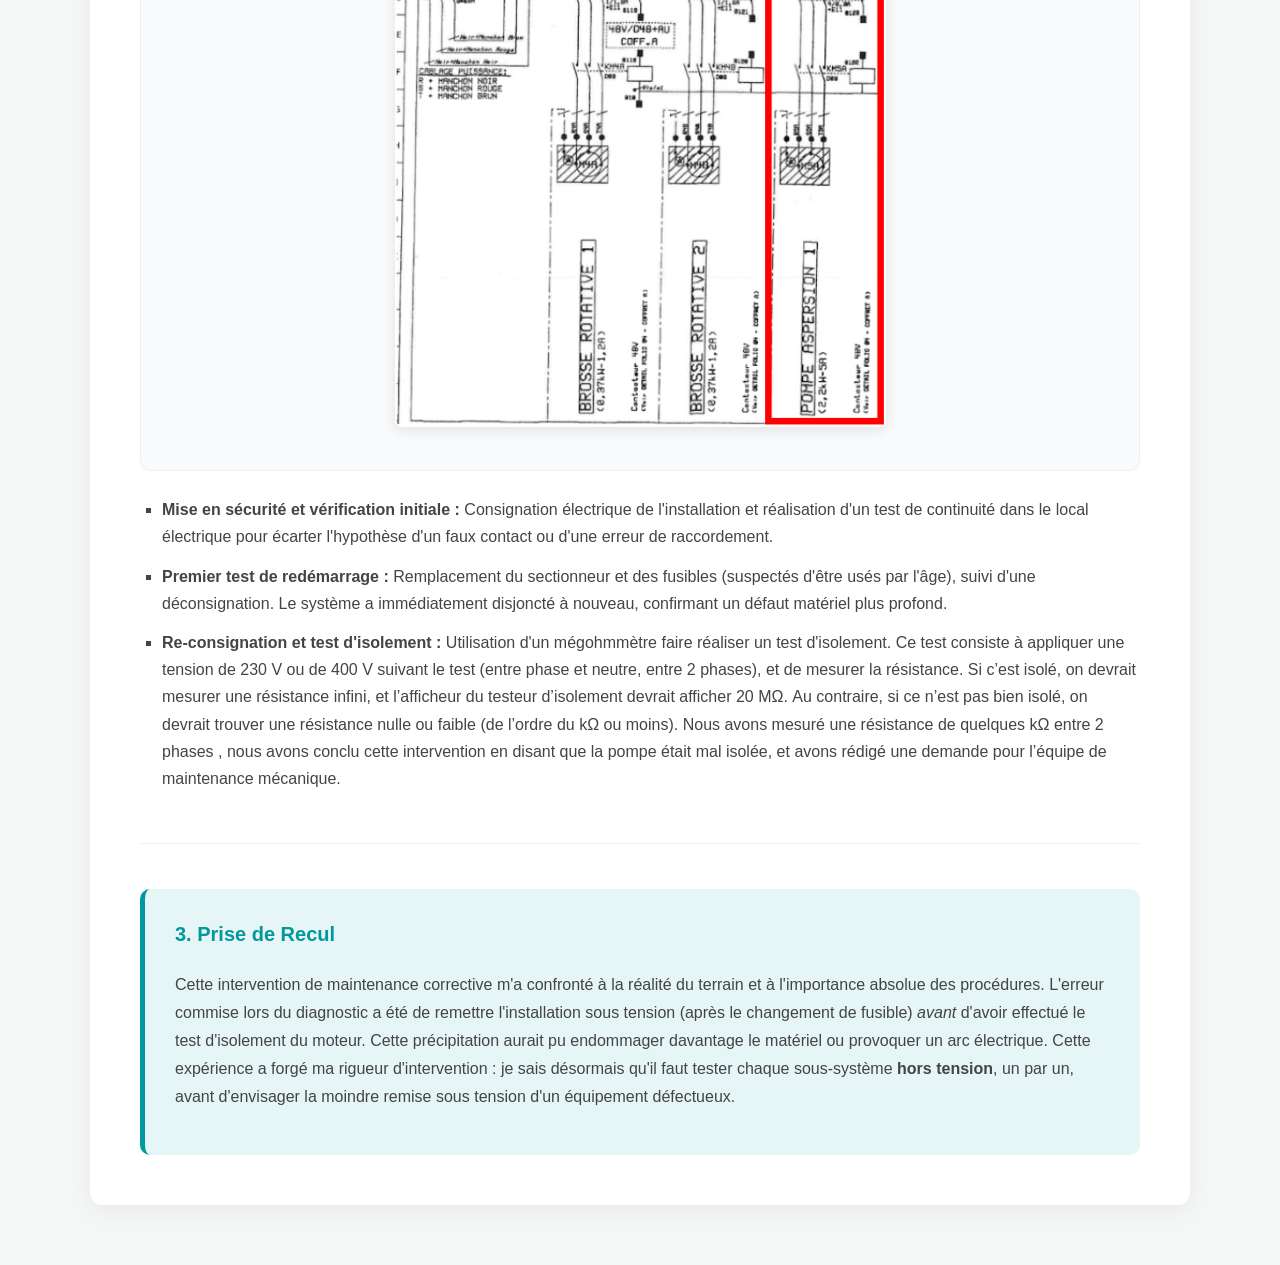
<file: maintenir-step.html>
<!DOCTYPE html>
<html lang="fr">
<head>
    <meta charset="UTF-8">
    <meta name="viewport" content="width=device-width, initial-scale=1.0">
    <title>Maintenir - Procédure STEP | Portfolio Eliès AÏDI</title>
    <link rel="stylesheet" href="style.css">
</head>
<body class="page-competence">

    <div class="navigation-top">
        <div class="container">
            <a href="index.html" class="btn-retour">← Retour au portfolio</a>
        </div>
    </div>

    <header class="header-competence">
        <div class="container">
            <span class="badge">Compétence 3 : Maintenir</span>
            <h1>Maintenance Corrective : Pompe d'aspersion (Clarificateur)</h1>
            <p class="ac-titre">Apprentissage Critique : Proposer une solution de maintenance (AC33.01)</p>
        </div>
    </header>

    <div class="container contenu-cdtr">

        <section class="bloc-cdtr bloc-contexte">
            <h2>1. Contexte &amp; Enjeux</h2>
            <p>Lors de mon stage à la station d'épuration de Pierre-Bénite (Grand Lyon), j'ai intégré l'équipe de maintenance EIA (Électricité, Instrumentation, Automatisation). J’ai travaillé sur de nombreuses installations électriques pour des opérations de maintenance corrective. L’une d’entre elles concernait un clarificateur : c’est un bassin en forme de cercle dans lequel une plateforme tournante métallique munies de herses pousse des boues vers l'extérieur, tandis qu’une pompe d’aspersion au centre tire les eaux pour les acheminer vers le Rhône. Ainsi, avec mon équipe, nous avons dû intervenir sur une pompe d'aspersion suite à une demande nous informant que le disjoncteur porte fusible qui protégeait l’installation a sauté, et les fusibles ont fondu. 
</p>

            <div class="trace-item">
                <h3>Trace 1 : Le Clarificateur</h3>
                <p>Aperçu du bassin et de la plateforme tournante nécessitant le fonctionnement de la pompe d'aspersion.</p>
                <img src="clarificateur.jpg" alt="Photo du clarificateur de la STEP" class="image-trace">
            </div>

        </section>

        <section class="bloc-cdtr bloc-demarche">
            <h2>2. Démarche de Diagnostic</h2>
            <p>La recherche de panne s'est déroulée en plusieurs étapes analytiques et pratiques sur le terrain :</p>

            <div class="trace-item">
                <h3>Trace 2 : Schéma électrique de l'alimentation</h3>
                <p>Schéma utilisé pour repérer les raccordements et le disjoncteur porte-fusibles lors du test de continuité.</p>
                <img src="schema_pompe.jpg" alt="Schéma électrique de la pompe d'aspersion" class="image-trace">
            </div>

            <ul>
                <li><strong>Mise en sécurité et vérification initiale :</strong> Consignation électrique de l'installation et réalisation d'un test de continuité dans le local électrique pour écarter l'hypothèse d'un faux contact ou d'une erreur de raccordement.</li>
                <li><strong>Premier test de redémarrage :</strong> Remplacement du sectionneur et des fusibles (suspectés d'être usés par l'âge), suivi d'une déconsignation. Le système a immédiatement disjoncté à nouveau, confirmant un défaut matériel plus profond.</li>
                <li><strong>Re-consignation et test d'isolement :</strong> Utilisation d'un mégohmmètre faire réaliser un test d'isolement. Ce test consiste à appliquer une tension de 230 V ou de 400 V suivant le test (entre phase et neutre, entre 2 phases), et de mesurer la résistance. Si c’est isolé, on devrait mesurer une résistance infini, et l’afficheur du testeur d’isolement devrait afficher 20 MΩ. Au contraire, si ce n’est pas bien isolé, on devrait trouver une résistance nulle ou faible (de l’ordre du kΩ ou moins). Nous avons mesuré une résistance de quelques kΩ entre 2 phases , nous avons conclu cette intervention en disant que la pompe était mal isolée, et avons rédigé une demande pour l’équipe de maintenance mécanique.</li>
            </ul>
        </section>

        <section class="bloc-cdtr bloc-recul">
            <h2>3. Prise de Recul</h2>
            <p>Cette intervention de maintenance corrective m'a confronté à la réalité du terrain et à l'importance absolue des procédures. L'erreur commise lors du diagnostic a été de remettre l'installation sous tension (après le changement de fusible) <em>avant</em> d'avoir effectué le test d'isolement du moteur. Cette précipitation aurait pu endommager davantage le matériel ou provoquer un arc électrique. Cette expérience a forgé ma rigueur d'intervention : je sais désormais qu'il faut tester chaque sous-système <strong>hors tension</strong>, un par un, avant d'envisager la moindre remise sous tension d'un équipement défectueux.</p>
        </section>

    </div>

</body>
</html>
</file>
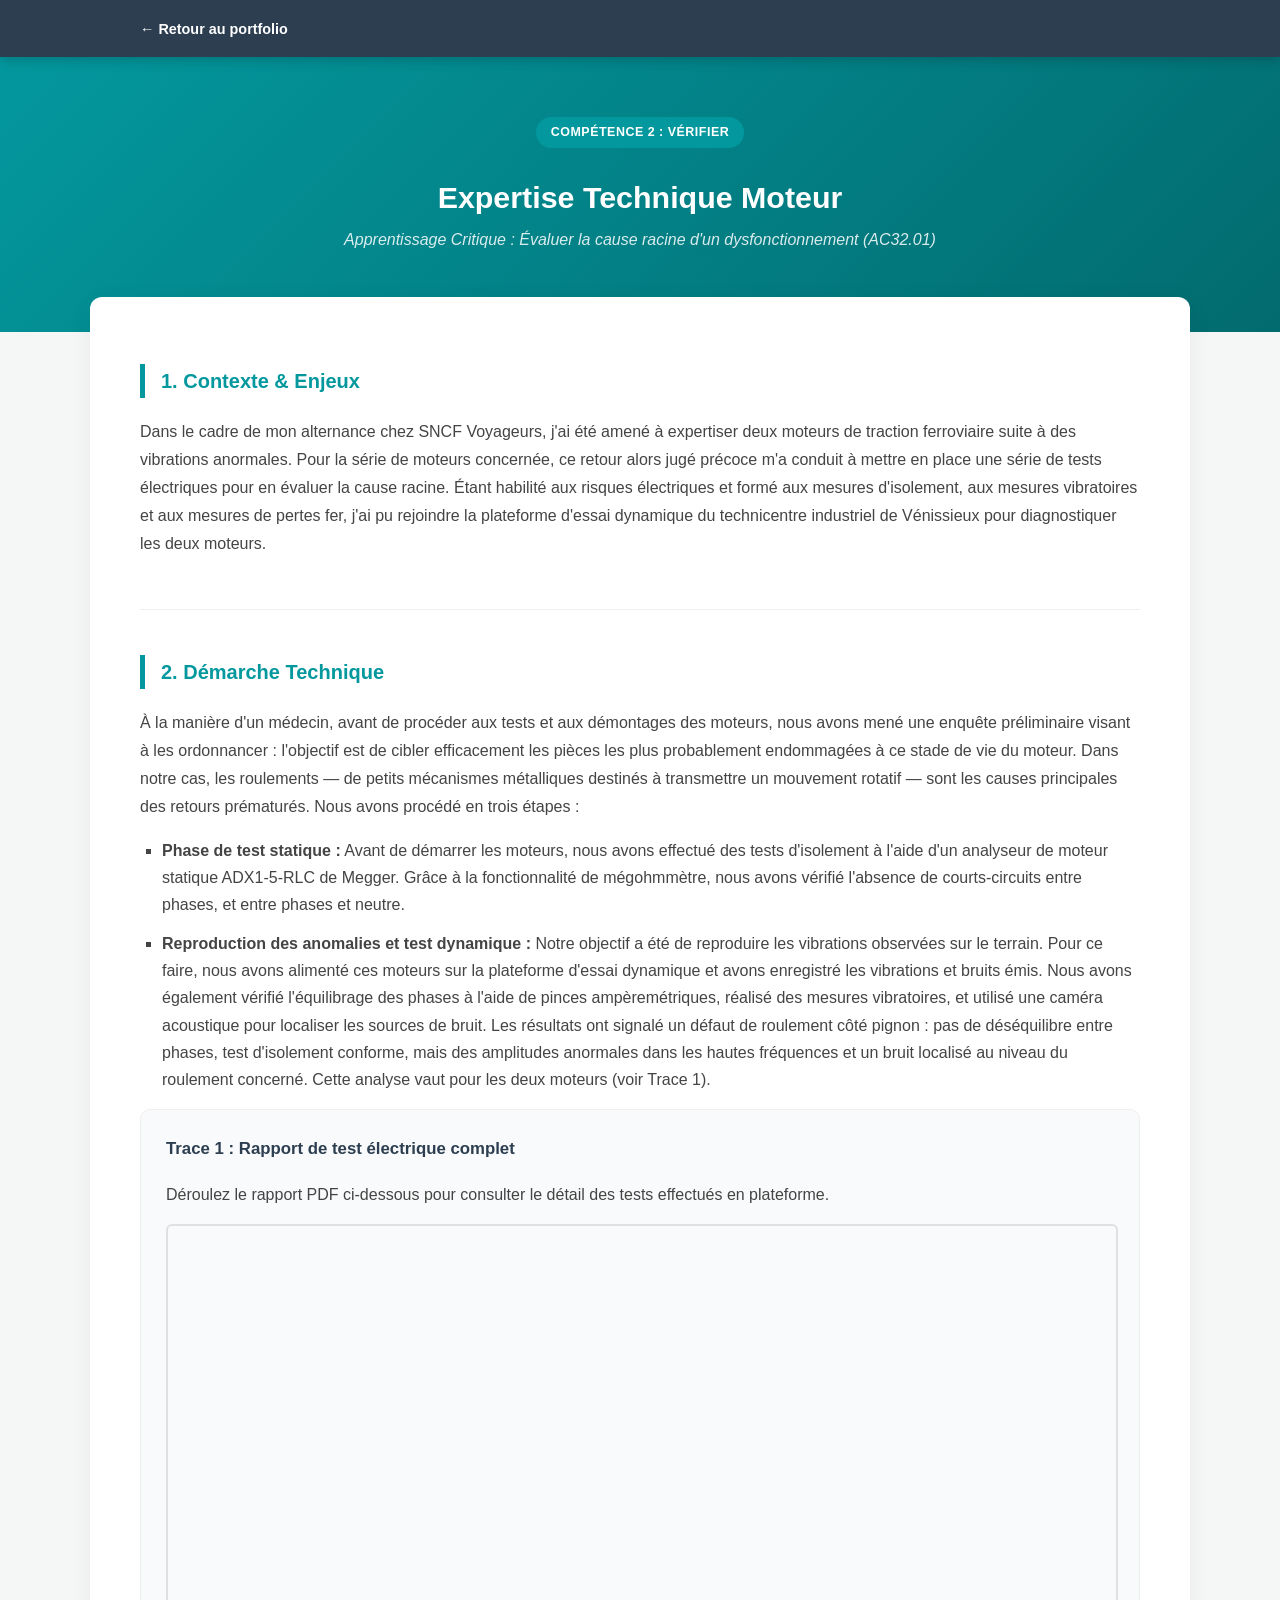
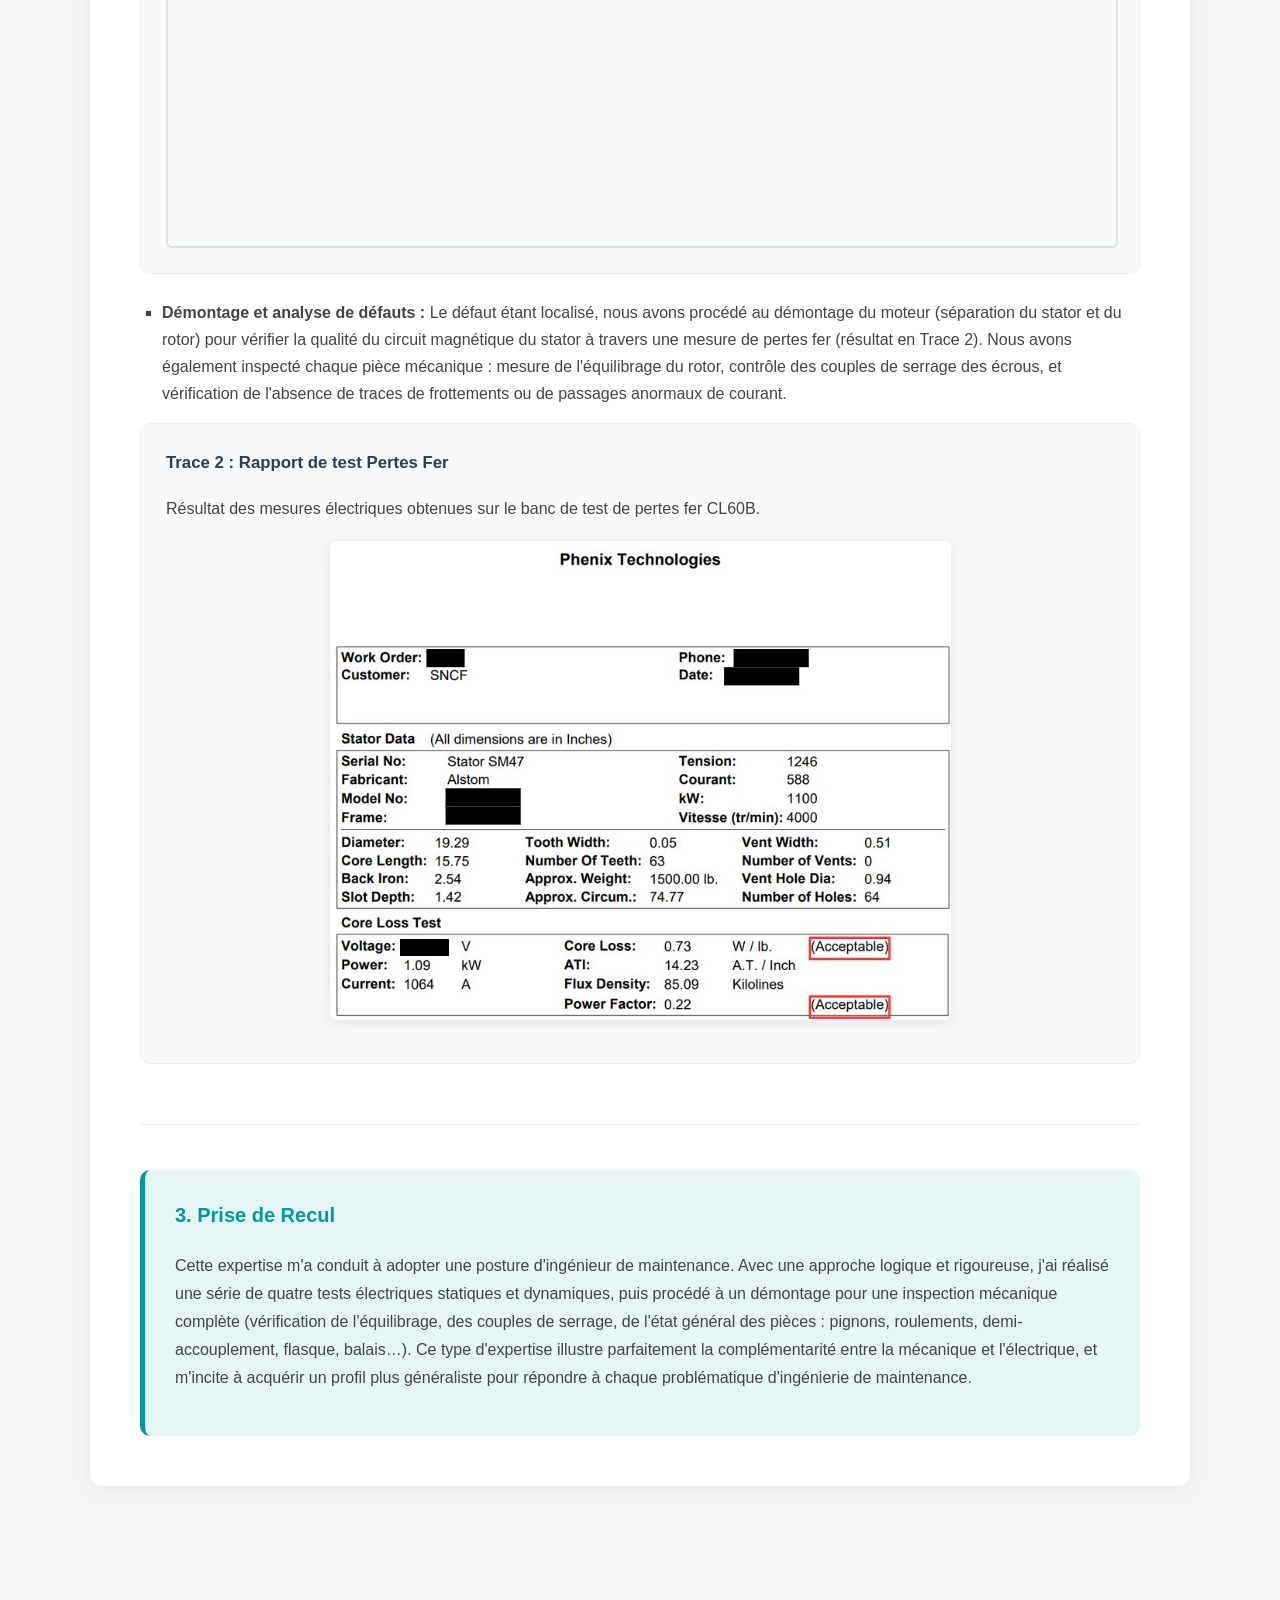
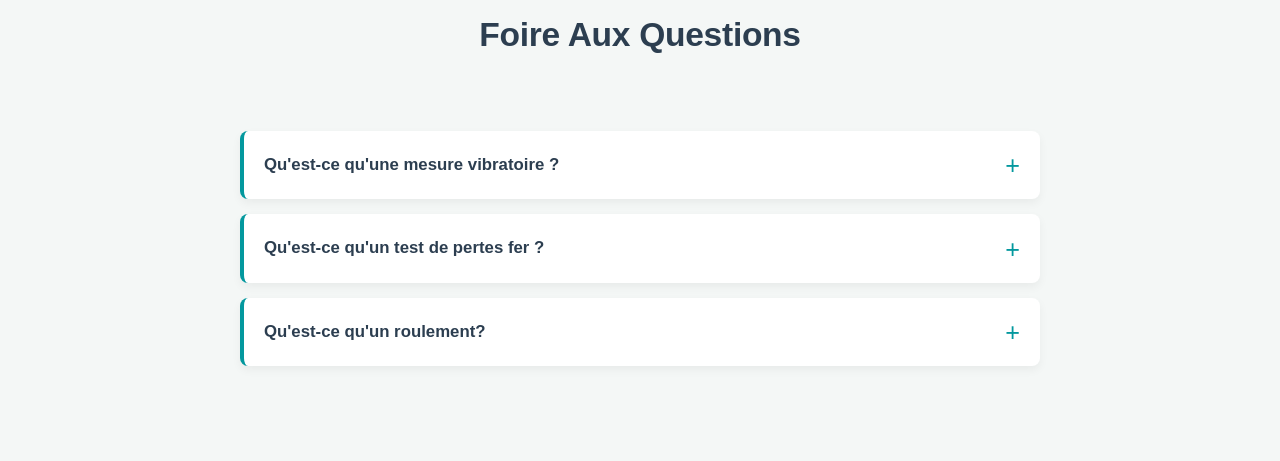
<file: verifier-sncf.html>
<!DOCTYPE html>
<html lang="fr">
<head>
    <meta charset="UTF-8">
    <meta name="viewport" content="width=device-width, initial-scale=1.0">
    <title>Vérifier - Expertise SNCF | Portfolio Eliès AÏDI</title>
    <link rel="stylesheet" href="style.css">
</head>
<body class="page-competence">

    <div class="navigation-top">
        <div class="container">
            <a href="index.html" class="btn-retour">← Retour au portfolio</a>
        </div>
    </div>

    <header class="header-competence">
        <div class="container">
            <span class="badge">Compétence 2 : Vérifier</span>
            <h1>Expertise Technique Moteur</h1>
            <p class="ac-titre">Apprentissage Critique : Évaluer la cause racine d'un dysfonctionnement (AC32.01)</p>
        </div>
    </header>

    <div class="container contenu-cdtr">

        <section class="bloc-cdtr bloc-contexte">
            <h2>1. Contexte &amp; Enjeux</h2>
            <p>Dans le cadre de mon alternance chez SNCF Voyageurs, j'ai été amené à expertiser deux moteurs de traction ferroviaire suite à des vibrations anormales. Pour la série de moteurs concernée, ce retour alors jugé précoce m'a conduit à mettre en place une série de tests électriques pour en évaluer la cause racine. Étant habilité aux risques électriques et formé aux mesures d'isolement, aux mesures vibratoires et aux mesures de pertes fer, j'ai pu rejoindre la plateforme d'essai dynamique du technicentre industriel de Vénissieux pour diagnostiquer les deux moteurs.</p>
        </section>

        <section class="bloc-cdtr bloc-demarche">
            <h2>2. Démarche Technique</h2>
            <p>À la manière d'un médecin, avant de procéder aux tests et aux démontages des moteurs, nous avons mené une enquête préliminaire visant à les ordonnancer : l'objectif est de cibler efficacement les pièces les plus probablement endommagées à ce stade de vie du moteur. Dans notre cas, les roulements — de petits mécanismes métalliques destinés à transmettre un mouvement rotatif — sont les causes principales des retours prématurés. Nous avons procédé en trois étapes :</p>
            <ul>
                <li><strong>Phase de test statique :</strong> Avant de démarrer les moteurs, nous avons effectué des tests d'isolement à l'aide d'un analyseur de moteur statique ADX1-5-RLC de Megger. Grâce à la fonctionnalité de mégohmmètre, nous avons vérifié l'absence de courts-circuits entre phases, et entre phases et neutre.</li>
                <li><strong>Reproduction des anomalies et test dynamique :</strong> Notre objectif a été de reproduire les vibrations observées sur le terrain. Pour ce faire, nous avons alimenté ces moteurs sur la plateforme d'essai dynamique et avons enregistré les vibrations et bruits émis. Nous avons également vérifié l'équilibrage des phases à l'aide de pinces ampèremétriques, réalisé des mesures vibratoires, et utilisé une caméra acoustique pour localiser les sources de bruit. Les résultats ont signalé un défaut de roulement côté pignon : pas de déséquilibre entre phases, test d'isolement conforme, mais des amplitudes anormales dans les hautes fréquences et un bruit localisé au niveau du roulement concerné. Cette analyse vaut pour les deux moteurs (voir Trace 1).</li>
            </ul>
            <div class="trace-item">
                <h3>Trace 1 : Rapport de test électrique complet</h3>
                <p>Déroulez le rapport PDF ci-dessous pour consulter le détail des tests effectués en plateforme.</p>
                <iframe src="Rapport_expertise.pdf" class="lecteur-pdf" title="Rapport d'expertise SNCF"></iframe>
            </div>
            <ul>
                <li><strong>Démontage et analyse de défauts :</strong> Le défaut étant localisé, nous avons procédé au démontage du moteur (séparation du stator et du rotor) pour vérifier la qualité du circuit magnétique du stator à travers une mesure de pertes fer (résultat en Trace 2). Nous avons également inspecté chaque pièce mécanique : mesure de l'équilibrage du rotor, contrôle des couples de serrage des écrous, et vérification de l'absence de traces de frottements ou de passages anormaux de courant.</li>
            </ul>
            <div class="trace-item">
                <h3>Trace 2 : Rapport de test Pertes Fer</h3>
                <p>Résultat des mesures électriques obtenues sur le banc de test de pertes fer CL60B.</p>
                <img src="Rapport_pertes-fer.jpg" alt="Rapport de test pertes fer" class="image-trace">
            </div>
        </section>

        <section class="bloc-cdtr bloc-recul">
            <h2>3. Prise de Recul</h2>
            <p>Cette expertise m'a conduit à adopter une posture d'ingénieur de maintenance. Avec une approche logique et rigoureuse, j'ai réalisé une série de quatre tests électriques statiques et dynamiques, puis procédé à un démontage pour une inspection mécanique complète (vérification de l'équilibrage, des couples de serrage, de l'état général des pièces : pignons, roulements, demi-accouplement, flasque, balais…). Ce type d'expertise illustre parfaitement la complémentarité entre la mécanique et l'électrique, et m'incite à acquérir un profil plus généraliste pour répondre à chaque problématique d'ingénierie de maintenance.</p>
        </section>

    </div>
  <section class="section-faq">
        <div class="container">
            <h2 class="titre-section">Foire Aux Questions</h2>
            
            <div class="faq-conteneur">
                
                <details class="faq-item">
                    <summary>Qu'est-ce qu'une mesure vibratoire ?</summary>
                    <div class="faq-reponse">
                        <p>Les mesures vibratoires s'effectuent à l'aide d'accéléromètres, avec pour objectif de mesurer des vibrations inaudibles afin d'obtenir un spectre fréquentiel. Ce spectre permet de distinguer l'état d'usure de chaque pièce du moteur en fonction de sa fréquence. Pour réussir une mesure vibratoire, de nombreuses précautions s'imposent : le support sur lequel est installé le moteur (rigide), les zones de fixation des accéléromètres (à proximité des roulements, sur une zone statique du moteur), et le mode de fixation des accéléromètres (collés sur pastille, vissés au moteur, éviter les pointes de touche).</p>
                    </div>
                </details>

                <details class="faq-item">
                    <summary>Qu'est-ce qu'un test de pertes fer ?</summary>
                    <div class="faq-reponse">
                        <p>Voir la compétence Installer avec le banc de test de pertes fer. L'objectif de ce test est de reproduire le champ magnétique d'un moteur en fonctionnement en injectant un courant fort (jusqu'à 2000A) à travers le circuit magnétique d'un moteur à l'arret. Cela produira des echauffements et des pertes de puissances que nous mesurons.</p>
                    </div>
                </details>
</details>

                <details class="faq-item">
                    <summary>Qu'est-ce qu'un roulement?</summary>
                    <div class="faq-reponse">
                        <p>Voir la compétence Maintenir avec l'étude de coût global de roulement vs roulement hybride.Il s'agit d'une pièce mécanique qui fait le pont entre une zone rotative du moteur, le rotor, et une zone statique du moteur, le stator. Concrètement c'est un anneau composé d'une bague interrieure rotative, de billes ou de rouleaux, et d'une bague exterrieure fixe.</p>
                    </div>
                </details>
            </div>
        </div>
    </section>

</body>
</html>
</file>
<file: style.css>
:root {
    --primary: #03989e;
    --secondary: #2c3e50;
    --white: #ffffff;
    --light-text: #f4f7f6;
    --gray: #7f8c8d;
}

/* =========================================
   BASE
========================================= */

html {
    scroll-behavior: smooth;
}

body {
    font-family: 'Helvetica Neue', Arial, sans-serif;
    line-height: 1.7;
    margin: 0;
    color: var(--secondary);
    background-color: var(--white);
    animation: pageFadeIn 0.5s ease;
}

@keyframes pageFadeIn {
    from { opacity: 0; transform: translateY(8px); }
    to   { opacity: 1; transform: translateY(0); }
}

.container {
    max-width: 1000px;
    margin: 0 auto;
    padding: 0 20px;
}

/* =========================================
   SECTION 1 : ACCUEIL
========================================= */

.accueil {
    background-color: var(--white);
    color: var(--secondary);
    padding: 100px 0 70px;
    text-align: center;
}

.contenu-accueil {
    display: flex;
    flex-direction: column;
    align-items: center;
}

.photo-profil {
    width: 150px;
    height: 150px;
    background-color: #ddd;
    border-radius: 50%;
    margin: 0 auto 30px;
    border: 5px solid rgba(3, 152, 158, 0.2);
    background-image: url('photo.png');
    background-size: cover;
    background-position: center;
    box-shadow: 0 8px 30px rgba(0, 0, 0, 0.08);
    transition: transform 0.3s ease, box-shadow 0.3s ease;
}

.photo-profil:hover {
    transform: scale(1.04);
    box-shadow: 0 12px 40px rgba(3, 152, 158, 0.2);
}

.accueil h1 {
    font-size: 3em;
    font-weight: 700;
    letter-spacing: -0.5px;
    margin: 0 0 12px;
    color: var(--secondary);
}

.accueil h2 {
    font-size: 1.1em;
    font-weight: 400;
    color: var(--gray);
    margin: 0 0 20px;
    max-width: 580px;
    line-height: 1.6;
}

.accueil .mention-alternance {
    display: inline-block;
    background-color: rgba(3, 152, 158, 0.08);
    color: var(--primary);
    border: 1.5px solid rgba(3, 152, 158, 0.35);
    border-radius: 30px;
    padding: 7px 22px;
    font-size: 0.9em;
    font-weight: 600;
    margin-bottom: 20px;
    letter-spacing: 0.2px;
}

.contact-rapide {
    margin-top: 10px;
    font-size: 0.95em;
    color: var(--gray);
    display: flex;
    align-items: center;
    justify-content: center;
    gap: 8px;
    flex-wrap: wrap;
}

.contact-rapide span {
    display: inline-flex;
    align-items: center;
    gap: 4px;
}

.contact-rapide .separateur {
    color: #ccc;
}

/* =========================================
   SKYLINE (PARALLAXE)
========================================= */

.skyline-divider {
    height: 300px;
    width: 100%;
    background-image: url('skyline.jpg');
    background-size: cover;
    background-position: center bottom;
    background-repeat: no-repeat;

}

/* =========================================
   TITRES DE SECTION
========================================= */

.titre-section {
    text-align: center;
    font-size: 2.1em;
    font-weight: 700;
    letter-spacing: -0.3px;
    margin-top: 0;
    margin-bottom: 50px;
    position: relative;
}

.titre-section::after {
    content: '';
    display: block;
    width: 55px;
    height: 4px;
    border-radius: 2px;
    margin: 14px auto 0;
}

/* =========================================
   SECTION 2 : PARCOURS (fond bleu)
========================================= */

.section-bleue {
    background-color: var(--primary);
    color: var(--light-text);
    padding: 80px 0;
}

.section-bleue .titre-section { color: var(--white); }
.section-bleue .titre-section::after { background: rgba(255,255,255,0.6); }

.timeline {
    border-left: 3px solid rgba(255,255,255,0.3);
    margin: 0 auto;
    padding: 20px 40px;
    max-width: 750px;
    text-align: left;
}

.timeline-item {
    position: relative;
    margin-bottom: 40px;
    transition: transform 0.25s ease;
}

.timeline-item:last-child {
    margin-bottom: 0;
}

.timeline-item:hover {
    transform: translateX(6px);
}

.timeline-item::before {
    content: '';
    position: absolute;
    left: -49px;
    top: 6px;
    width: 14px;
    height: 14px;
    background: var(--white);
    border-radius: 50%;
    border: 3px solid var(--primary);
    transition: transform 0.25s ease;
}

.timeline-item:hover::before {
    transform: scale(1.3);
}

.timeline-item .date {
    font-weight: 700;
    color: var(--white);
    font-size: 0.95em;
    opacity: 0.85;
    text-transform: uppercase;
    letter-spacing: 0.5px;
}

.timeline-item h3 { color: var(--white); margin: 4px 0 6px; font-size: 1.05em; }
.timeline-item p  { margin: 4px 0; opacity: 0.9; }
.timeline-item ul { margin-top: 6px; opacity: 0.8; font-size: 0.95em; padding-left: 18px; }
.timeline-item li { margin-bottom: 4px; }

/* =========================================
   SECTION 3 : COMPÉTENCES (fond blanc)
========================================= */

.section-blanche {
    background-color: var(--white);
    padding: 80px 0;
    text-align: center;
}

.section-blanche .titre-section { color: var(--secondary); }
.section-blanche .titre-section::after { background: var(--primary); }

.sous-titre {
    color: var(--gray);
    margin-bottom: 50px;
    margin-top: -30px;
    font-size: 0.95em;
}
.sous-titre1 {
    color: #f1c40f;
    margin-bottom: 50px;
    margin-top: -30px;
    font-size: 0.95em;
}

.grille-projets {
    display: grid;
    grid-template-columns: repeat(auto-fit, minmax(280px, 1fr));
    gap: 28px;
    align-items: stretch;
}

.carte-projet {
    background: white;
    padding: 38px 30px;
    border-radius: 15px;
    box-shadow: 0 8px 28px rgba(0,0,0,0.07);
    transition: transform 0.3s ease, box-shadow 0.3s ease, background-color 0.3s ease, color 0.3s ease;
    text-align: left;
    cursor: pointer;
    border: 1px solid #eeeeee;
    display: flex;
    flex-direction: column;
}

.carte-projet h3 {
    margin: 0 0 10px;
    font-size: 1.1em;
}

.carte-projet p {
    flex-grow: 1;
    margin: 0;
    font-size: 0.95em;
    line-height: 1.6;
    color: var(--gray);
    transition: color 0.3s ease;
}

.carte-projet:hover {
    transform: translateY(-10px);
    box-shadow: 0 18px 45px rgba(0,0,0,0.13);
    background-color: #006666;
    color: white;
}

.carte-projet:hover h3 { color: white; }
.carte-projet:hover p  { color: rgba(255,255,255,0.82); }

.badge {
    background: var(--primary);
    color: white;
    padding: 5px 15px;
    border-radius: 20px;
    font-size: 0.78em;
    text-transform: uppercase;
    font-weight: 700;
    letter-spacing: 0.5px;
    display: inline-block;
    margin-bottom: 14px;
    transition: background 0.3s ease, color 0.3s ease;
}

.carte-projet:hover .badge {
    background: rgba(255,255,255,0.2);
    color: white;
    border: 2px solid rgba(255,255,255,0.4);
}

/* =========================================
   PAGES COMPÉTENCES (C.D.T.R)
========================================= */

.page-competence {
    background-color: #f4f7f6;
}

.navigation-top {
    background-color: var(--secondary);
    padding: 15px 0;
    position: sticky;
    top: 0;
    z-index: 100;
    box-shadow: 0 3px 12px rgba(0,0,0,0.2);
}

.btn-retour {
    color: white;
    text-decoration: none;
    font-weight: 600;
    font-size: 0.9em;
    transition: color 0.2s ease, padding-left 0.2s ease;
    display: inline-block;
}

.btn-retour:hover {
    color: var(--primary);
    padding-left: 4px;
}

.header-competence {
    background: linear-gradient(135deg, var(--primary), #026b6f);
    color: white;
    padding: 60px 0 80px;
    text-align: center;
}

.header-competence h1 {
    font-size: 1.9em;
    margin: 16px 0 10px;
    line-height: 1.3;
}

.ac-titre {
    font-size: 1em;
    font-style: italic;
    opacity: 0.85;
    max-width: 600px;
    margin: 0 auto;
    line-height: 1.5;
}

.contenu-cdtr {
    background: white;
    padding: 50px 50px;
    border-radius: 12px;
    box-shadow: 0 5px 25px rgba(0,0,0,0.06);
    margin-top: -35px;
    margin-bottom: 60px;
}

/* Blocs C.D.T.R */
.bloc-cdtr {
    margin-bottom: 45px;
    padding-bottom: 35px;
    border-bottom: 1px solid #edf0ef;
}

.bloc-cdtr:last-child { border-bottom: none; margin-bottom: 0; }

.bloc-cdtr h2 {
    color: var(--primary);
    border-left: 5px solid var(--primary);
    padding-left: 16px;
    margin-bottom: 20px;
    font-size: 1.25em;
}

.bloc-cdtr p {
    color: #444;
    line-height: 1.75;
}

.bloc-demarche ul {
    list-style-type: square;
    padding-left: 22px;
}

.bloc-demarche li {
    margin-bottom: 12px;
    line-height: 1.7;
    color: #444;
}

/* Traces */
.trace-item {
    background: #f9fafb;
    padding: 25px;
    border-radius: 10px;
    margin-bottom: 25px;
    border: 1px solid #edf0ef;
}

.trace-item h3 {
    margin-top: 0;
    color: var(--secondary);
    font-size: 1.05em;
}

.trace-item p {
    margin-bottom: 0;
}

.image-trace {
    max-width: 100%;
    height: auto;
    border-radius: 6px;
    box-shadow: 0 3px 14px rgba(0,0,0,0.1);
    display: block;
    margin: 18px auto;
}

.lecteur-pdf {
    width: 100%;
    height: 620px;
    border: 2px solid #dde2e1;
    border-radius: 6px;
    margin-top: 15px;
    display: block;
}

/* Bloc Recul */
.bloc-recul {
    background-color: #e6f5f5;
    padding: 28px 30px;
    border-radius: 10px;
    border-left: 5px solid var(--primary);
}

.bloc-recul h2 {
    border-left: none;
    padding-left: 0;
    margin-top: 0;
}

/* Image inline (investigation SNCF) */
.image-contexte-inline {
    width: 35%;
    max-width: 500px;
    height: auto;
    display: block;
    margin: 30px auto;
    border-radius: 6px;
    box-shadow: 0 5px 18px rgba(0,0,0,0.1);
}

/* =========================================
   RESPONSIVE MOBILE
========================================= */

@media (max-width: 768px) {
    .accueil { padding: 70px 0 50px; }
    .accueil h1 { font-size: 2.1em; }
    .accueil h2 { font-size: 1em; }

    .skyline-divider {
        height: 200px;
        background-attachment: scroll; /* Évite les bugs iOS */
    }

    .titre-section { font-size: 1.7em; }

    .timeline {
        padding: 15px 20px;
    }

    .timeline-item::before {
        left: -30px;
    }

    .grille-projets {
        grid-template-columns: 1fr;
    }

    .contenu-cdtr {
        padding: 28px 20px;
        margin-top: 0;
        border-radius: 0;
    }

    .lecteur-pdf { height: 420px; }

    .image-contexte-inline { width: 65%; }

    .header-competence { padding: 45px 0 65px; }
    .header-competence h1 { font-size: 1.5em; }

    .bloc-recul { padding: 22px 20px; }
}
/* =========================================
   SECTION FAQ (Foire Aux Questions)
========================================= */

.section-faq {
    background-color: var(--light-bg); /* Utilise le fond gris clair du site */
    padding: 60px 0 80px 0;
}

.faq-conteneur {
    max-width: 800px;
    margin: 0 auto;
}

.faq-item {
    background-color: white;
    border-radius: 8px;
    margin-bottom: 15px;
    box-shadow: 0 4px 10px rgba(0,0,0,0.05);
    overflow: hidden;
    border-left: 4px solid var(--primary); /* Ligne bleue sur la gauche */
    transition: all 0.3s ease;
}

/* Le titre de la question cliquable */
.faq-item summary {
    padding: 20px 40px 20px 20px;
    font-weight: bold;
    font-size: 1.05em;
    cursor: pointer;
    color: var(--secondary);
    list-style: none; /* Enlève la flèche native des navigateurs */
    position: relative;
    outline: none;
}

/* Retire la petite flèche de base sur Chrome/Safari */
.faq-item summary::-webkit-details-marker {
    display: none;
}

/* Ajouter une icône (+) personnalisée */
.faq-item summary::after {
    content: '+';
    position: absolute;
    right: 20px;
    top: 50%;
    transform: translateY(-50%);
    font-size: 1.5em;
    color: var(--primary);
    font-weight: normal;
}

/* Changer le (+) en (-) quand la carte est ouverte */
.faq-item[open] summary::after {
    content: '−';
}

.faq-item summary:hover {
    color: var(--primary);
}

/* Le texte de la réponse */
.faq-reponse {
    padding: 0 20px 20px 20px;
    color: var(--gray);
    border-top: 1px solid #eee;
    margin-top: 5px;
    padding-top: 15px;
    line-height: 1.6;
}
.cv-download {
    margin-top: 25px;
}

.btn-cv {
    background-color: #f1c40f; /* Fond jaune vif */
    color: #2c3e50;            /* Texte sombre pour une lisibilité parfaite */
    border: 2px solid #f1c40f;
    padding: 10px 22px;
    border-radius: 30px;
    text-decoration: none;
    font-weight: bold;
    font-size: 0.95em;
    transition: all 0.3s ease;
    display: inline-block;
}

.btn-cv:hover {
    background-color: #d4ac0d; /* Jaune légèrement plus foncé au survol */
    border-color: #d4ac0d;
    color: #111;
    transform: translateY(-2px);
    box-shadow: 0 4px 12px rgba(241, 196, 15, 0.4);
}
/* =========================================
   SURLIGNAGE JAUNE DES NOUVEAUTÉS (FRISE) - TEXTE UNIQUEMENT
========================================= */
.timeline-item.nouveau-jaune .date,
.timeline-item.nouveau-jaune .content h3,
.timeline-item.nouveau-jaune .content p,
.timeline-item.nouveau-jaune .content ul,
.timeline-item.nouveau-jaune .content strong {
    color: #f1c40f; /* Applique le jaune vif uniquement au texte */
}

/* On garde le point de la frise chronologique en jaune pour la cohérence */
.timeline-item.nouveau-jaune::before {
    background: #f1c40f; 
    border-color: #f1c40f;
}
/* =========================================
   CORRECTION COULEUR BLANCHE - FRISE CHRONOLOGIQUE
========================================= */
.section-bleue .timeline-item .content p,
.section-bleue .timeline-item .content strong,
.section-bleue .timeline-item .content li {
    color: #ffffff; /* Force le texte normal en blanc */
}

/* On s'assure que tes nouvelles expériences gardent bien la couleur jaune demandée précédemment */
.section-bleue .timeline-item.nouveau-jaune .content p,
.section-bleue .timeline-item.nouveau-jaune .content strong,
.section-bleue .timeline-item.nouveau-jaune .content li {
    color: #f1c40f; 
}
</file>
